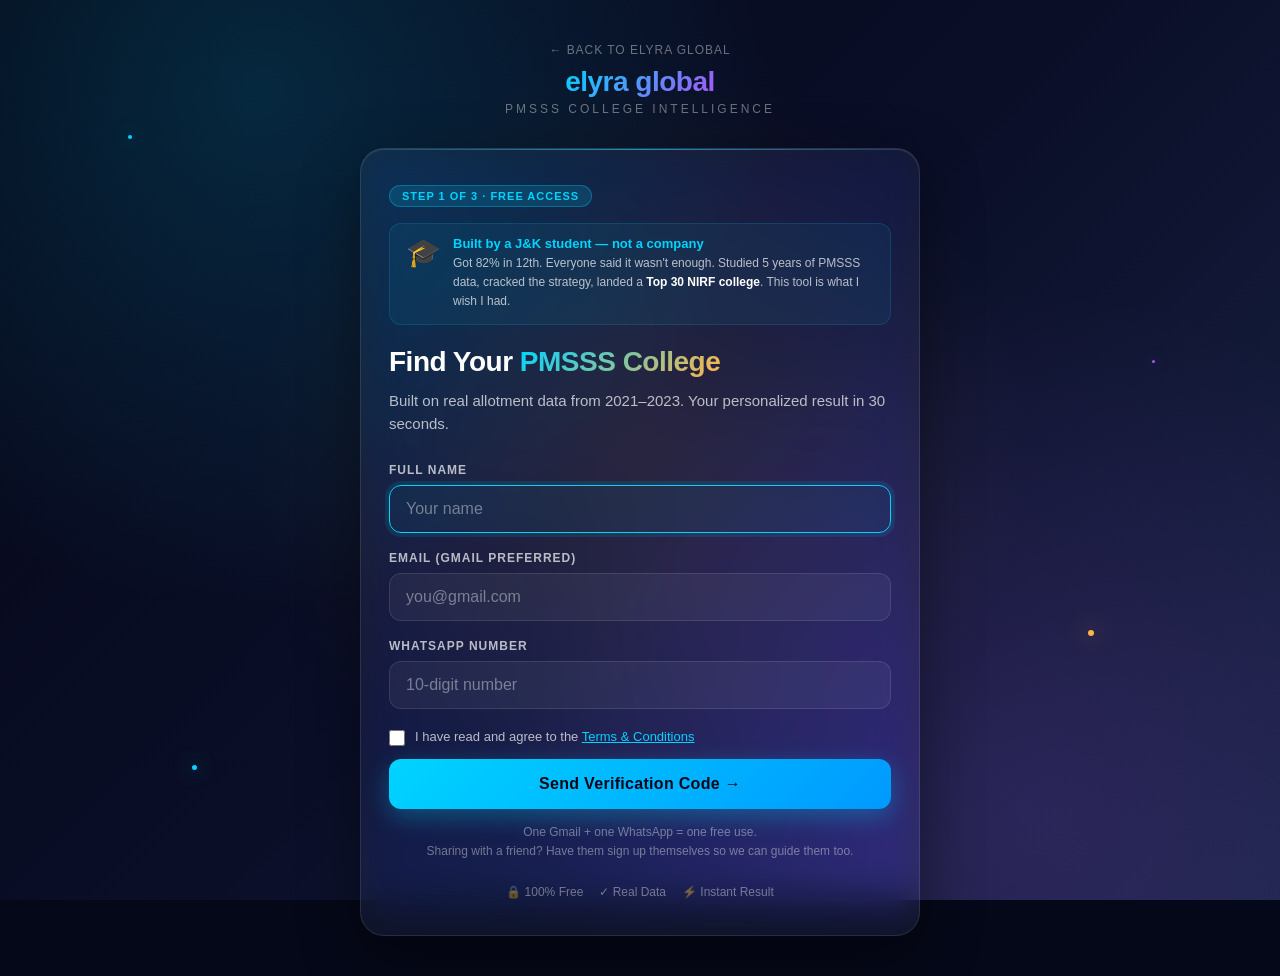
<file: predictor/index.html>
<!DOCTYPE html>
<html lang="en">
<head>
<meta charset="UTF-8">
<meta name="viewport" content="width=device-width, initial-scale=1.0, viewport-fit=cover">
<meta http-equiv="X-Content-Type-Options" content="nosniff">
<meta name="referrer" content="strict-origin-when-cross-origin">
<meta http-equiv="X-Frame-Options" content="SAMEORIGIN">
<meta name="description" content="Free PMSSS College Predictor by Elyra Global. Find colleges matching your rank based on real allotment records. Instant results for J&K students."/>
<meta property="og:title" content="Free PMSSS College Predictor — Elyra Global"/>
<meta property="og:description" content="Enter your rank and get a personalised list of colleges you can actually get — built on real PMSSS allotment data."/>
<meta property="og:type" content="website"/>
<meta name="twitter:card" content="summary"/>
<link rel="icon" type="image/png" href="../assets/brand/elyra_logo_square.png"/>
<title>Elyra Global — Free PMSSS College Predictor</title>
<style>
  * { margin: 0; padding: 0; box-sizing: border-box; -webkit-tap-highlight-color: transparent; }

  :root {
    --navy-deep: #050818;
    --navy-mid: #0a0e27;
    --navy-light: #1a2447;
    --cyan: #00d4ff;
    --cyan-glow: rgba(0, 212, 255, 0.4);
    --amber: #ffb547;
    --purple: #a855f7;
    --white: #ffffff;
    --text-dim: rgba(255, 255, 255, 0.7);
    --text-muted: rgba(255, 255, 255, 0.4);
    --glass-bg: rgba(255, 255, 255, 0.05);
    --glass-border: rgba(255, 255, 255, 0.1);
  }

  body {
    font-family: -apple-system, BlinkMacSystemFont, 'Segoe UI', Roboto, sans-serif;
    background: var(--navy-deep);
    color: var(--white);
    min-height: 100vh;
    overflow-x: hidden;
    position: relative;
  }

  /* Animated background */
  body::before {
    content: '';
    position: fixed;
    inset: 0;
    background:
      radial-gradient(circle at 20% 10%, rgba(0, 212, 255, 0.15) 0%, transparent 40%),
      radial-gradient(circle at 80% 90%, rgba(168, 85, 247, 0.15) 0%, transparent 40%),
      radial-gradient(circle at 50% 50%, rgba(255, 181, 71, 0.08) 0%, transparent 50%),
      linear-gradient(135deg, var(--navy-deep) 0%, var(--navy-mid) 50%, var(--navy-light) 100%);
    z-index: -2;
    animation: bgShift 20s ease-in-out infinite alternate;
  }
  @keyframes bgShift {
    0% { transform: scale(1) rotate(0deg); }
    100% { transform: scale(1.1) rotate(2deg); }
  }

  /* Floating particles */
  .particle {
    position: fixed;
    border-radius: 50%;
    pointer-events: none;
    z-index: -1;
  }
  .p1 { top: 15%; left: 10%; width: 4px; height: 4px; background: var(--cyan); box-shadow: 0 0 20px var(--cyan); animation: float 8s ease-in-out infinite; }
  .p2 { top: 70%; left: 85%; width: 6px; height: 6px; background: var(--amber); box-shadow: 0 0 25px var(--amber); animation: float 12s ease-in-out infinite reverse; }
  .p3 { top: 40%; left: 90%; width: 3px; height: 3px; background: var(--purple); box-shadow: 0 0 15px var(--purple); animation: float 10s ease-in-out infinite; }
  .p4 { top: 85%; left: 15%; width: 5px; height: 5px; background: var(--cyan); box-shadow: 0 0 20px var(--cyan); animation: float 14s ease-in-out infinite reverse; }
  @keyframes float {
    0%, 100% { transform: translate(0, 0); }
    50% { transform: translate(30px, -40px); }
  }

  .container {
    max-width: 600px;
    margin: 0 auto;
    padding: 40px 20px;
    min-height: 100vh;
    display: flex;
    flex-direction: column;
    justify-content: center;
  }

  /* Brand header */
  .brand {
    text-align: center;
    margin-bottom: 32px;
  }
  .brand-logo {
    display: inline-block;
    font-size: 28px;
    font-weight: 800;
    background: linear-gradient(135deg, var(--cyan) 0%, var(--purple) 100%);
    -webkit-background-clip: text;
    background-clip: text;
    -webkit-text-fill-color: transparent;
    letter-spacing: -0.5px;
  }
  .brand-tag {
    font-size: 12px;
    color: var(--text-muted);
    text-transform: uppercase;
    letter-spacing: 3px;
    margin-top: 4px;
  }

  /* Glassmorphism card */
  .glass-card {
    background: var(--glass-bg);
    backdrop-filter: blur(20px) saturate(180%);
    -webkit-backdrop-filter: blur(20px) saturate(180%);
    border: 1px solid var(--glass-border);
    border-radius: 24px;
    padding: 36px 28px;
    box-shadow:
      0 20px 60px rgba(0, 0, 0, 0.4),
      inset 0 1px 0 rgba(255, 255, 255, 0.1);
    position: relative;
    overflow: hidden;
  }
  .glass-card::before {
    content: '';
    position: absolute;
    top: 0;
    left: 0;
    right: 0;
    height: 1px;
    background: linear-gradient(90deg, transparent, var(--cyan), transparent);
    opacity: 0.6;
  }

  /* Steps */
  .step { display: none; animation: slideIn 0.5s ease; }
  .step.active { display: block; }
  @keyframes slideIn {
    from { opacity: 0; transform: translateY(20px); }
    to { opacity: 1; transform: translateY(0); }
  }

  .step-num {
    display: inline-block;
    background: rgba(0, 212, 255, 0.15);
    color: var(--cyan);
    padding: 4px 12px;
    border-radius: 100px;
    font-size: 11px;
    font-weight: 600;
    letter-spacing: 1px;
    margin-bottom: 16px;
    border: 1px solid rgba(0, 212, 255, 0.3);
  }

  h1 {
    font-size: 28px;
    font-weight: 800;
    line-height: 1.2;
    margin-bottom: 12px;
    letter-spacing: -0.5px;
  }
  h1 .highlight {
    background: linear-gradient(135deg, var(--cyan) 0%, var(--amber) 100%);
    -webkit-background-clip: text;
    background-clip: text;
    -webkit-text-fill-color: transparent;
  }
  .subtitle {
    color: var(--text-dim);
    font-size: 15px;
    line-height: 1.5;
    margin-bottom: 28px;
  }

  /* Inputs */
  .field { margin-bottom: 18px; }
  .field label {
    display: block;
    font-size: 12px;
    font-weight: 600;
    color: var(--text-dim);
    text-transform: uppercase;
    letter-spacing: 1px;
    margin-bottom: 8px;
  }
  .field input,
  .field select {
    width: 100%;
    background: rgba(255, 255, 255, 0.05);
    border: 1px solid rgba(255, 255, 255, 0.1);
    border-radius: 12px;
    padding: 14px 16px;
    color: var(--white);
    font-size: 16px;
    font-family: inherit;
    transition: all 0.2s ease;
    outline: none;
  }
  .field input::placeholder { color: var(--text-muted); }
  .field input:focus,
  .field select:focus {
    border-color: var(--cyan);
    background: rgba(0, 212, 255, 0.05);
    box-shadow: 0 0 0 4px rgba(0, 212, 255, 0.1);
  }
  .field select option { background: var(--navy-mid); color: var(--white); }

  .error { color: #ff6b6b; font-size: 13px; margin-top: 6px; display: none; }
  .error.show { display: block; }
  .inline-error {
    margin: 12px 0 0;
    padding: 12px 14px;
    background: rgba(255, 107, 107, 0.08);
    border: 1px solid rgba(255, 107, 107, 0.25);
    border-radius: 10px;
    line-height: 1.45;
    font-size: 13px;
  }

  /* Form hint under submit button */
  .form-hint {
    margin-top: 14px;
    font-size: 12px;
    color: var(--text-muted);
    line-height: 1.6;
    text-align: center;
  }

  /* OTP input boxes */
  .otp-input-group {
    display: flex;
    justify-content: space-between;
    gap: 8px;
    margin: 24px 0 6px;
  }
  .otp-box {
    flex: 1;
    aspect-ratio: 1;
    min-width: 0;
    max-width: 56px;
    text-align: center;
    font-size: 24px;
    font-weight: 700;
    background: rgba(255, 255, 255, 0.05);
    border: 1px solid rgba(255, 255, 255, 0.12);
    border-radius: 12px;
    color: var(--white);
    font-family: inherit;
    outline: none;
    transition: all 0.15s ease;
  }
  .otp-box:focus {
    border-color: var(--cyan);
    background: rgba(0, 212, 255, 0.08);
    box-shadow: 0 0 0 4px rgba(0, 212, 255, 0.12);
  }
  .otp-box.filled {
    border-color: rgba(0, 212, 255, 0.35);
    background: rgba(0, 212, 255, 0.05);
  }

  /* Resend row */
  .otp-resend {
    margin-top: 16px;
    text-align: center;
    font-size: 13px;
    color: var(--text-dim);
    line-height: 1.6;
  }
  .link-btn {
    background: none;
    border: none;
    color: var(--cyan);
    cursor: pointer;
    font-size: 13px;
    font-weight: 600;
    text-decoration: underline;
    padding: 0 4px;
    font-family: inherit;
  }
  .link-btn:disabled {
    color: var(--text-muted);
    cursor: not-allowed;
    text-decoration: none;
  }
  .cooldown { color: var(--text-muted); font-size: 12px; }

  /* Loading state for primary button */
  .btn-primary .btn-loading {
    display: inline-flex;
    align-items: center;
    justify-content: center;
  }
  .btn-primary[data-loading="true"] .btn-label { display: none; }
  .btn-primary[data-loading="true"] .btn-loading { display: inline-flex !important; }

  /* Button */
  .btn-primary {
    width: 100%;
    background: linear-gradient(135deg, var(--cyan) 0%, #0099ff 100%);
    border: none;
    border-radius: 12px;
    padding: 16px 24px;
    color: var(--navy-deep);
    font-size: 16px;
    font-weight: 700;
    cursor: pointer;
    transition: all 0.2s ease;
    margin-top: 8px;
    box-shadow: 0 8px 24px rgba(0, 212, 255, 0.3);
    letter-spacing: 0.3px;
  }
  .btn-primary:hover { transform: translateY(-2px); box-shadow: 0 12px 32px rgba(0, 212, 255, 0.5); }
  .btn-primary:active { transform: translateY(0); }
  .btn-primary:disabled { opacity: 0.5; cursor: not-allowed; transform: none; }

  .btn-secondary {
    width: 100%;
    background: transparent;
    border: 1px solid var(--glass-border);
    border-radius: 12px;
    padding: 14px 24px;
    color: var(--text-dim);
    font-size: 14px;
    font-weight: 500;
    cursor: pointer;
    margin-top: 12px;
    transition: all 0.2s ease;
  }
  .btn-secondary:hover { border-color: var(--cyan); color: var(--cyan); }

  /* Congratulations step */
  .congrats-icon {
    width: 80px;
    height: 80px;
    margin: 0 auto 20px;
    background: linear-gradient(135deg, var(--cyan), var(--amber));
    border-radius: 50%;
    display: flex;
    align-items: center;
    justify-content: center;
    font-size: 40px;
    box-shadow: 0 0 40px var(--cyan-glow);
    animation: pulse 2s ease-in-out infinite;
  }
  @keyframes pulse {
    0%, 100% { transform: scale(1); box-shadow: 0 0 40px var(--cyan-glow); }
    50% { transform: scale(1.05); box-shadow: 0 0 60px var(--cyan-glow); }
  }

  /* Results */
  .college-card {
    background: rgba(255, 255, 255, 0.03);
    border: 1px solid var(--glass-border);
    border-radius: 16px;
    padding: 20px;
    margin-bottom: 14px;
    transition: all 0.3s ease;
    position: relative;
    overflow: hidden;
  }
  .college-card::before {
    content: '';
    position: absolute;
    left: 0;
    top: 0;
    bottom: 0;
    width: 3px;
    background: var(--match-color, var(--cyan));
  }
  .college-card:hover {
    background: rgba(255, 255, 255, 0.06);
    transform: translateX(4px);
  }
  .college-tag {
    display: inline-block;
    font-size: 10px;
    font-weight: 700;
    padding: 3px 10px;
    border-radius: 100px;
    letter-spacing: 1px;
    margin-bottom: 8px;
    text-transform: uppercase;
  }
  .tag-safe { background: rgba(46, 213, 115, 0.15); color: #2ed573; border: 1px solid rgba(46, 213, 115, 0.3); }
  .tag-target { background: rgba(0, 212, 255, 0.15); color: var(--cyan); border: 1px solid rgba(0, 212, 255, 0.3); }
  .tag-reach { background: rgba(255, 181, 71, 0.15); color: var(--amber); border: 1px solid rgba(255, 181, 71, 0.3); }
  .college-name {
    font-size: 18px;
    font-weight: 700;
    margin: 4px 0 8px;
    line-height: 1.35;
    letter-spacing: -0.2px;
  }
  .college-meta {
    font-size: 13px;
    color: var(--text-dim);
    display: flex;
    gap: 14px;
    flex-wrap: wrap;
    margin-bottom: 6px;
    line-height: 1.5;
  }
  .college-meta span { display: flex; align-items: center; gap: 4px; }
  .college-detail-line {
    font-size: 13px;
    color: var(--text-dim);
    margin-top: 6px;
    line-height: 1.5;
  }
  .college-detail-line .label {
    color: var(--text-muted);
    font-size: 11px;
    text-transform: uppercase;
    letter-spacing: 1px;
    margin-right: 4px;
  }

  /* Fame badge */
  .card-header {
    display: flex;
    justify-content: space-between;
    align-items: center;
    flex-wrap: wrap;
    gap: 8px;
    margin-bottom: 4px;
  }
  .fame-badge {
    font-size: 10px;
    font-weight: 700;
    padding: 3px 10px;
    border-radius: 100px;
    letter-spacing: 1px;
  }
  .fame-1 {
    background: linear-gradient(135deg, rgba(255, 181, 71, 0.20), rgba(255, 181, 71, 0.05));
    color: var(--amber);
    border: 1px solid rgba(255, 181, 71, 0.4);
  }
  .fame-2 {
    background: rgba(168, 85, 247, 0.15);
    color: var(--purple);
    border: 1px solid rgba(168, 85, 247, 0.3);
  }
  .college-prob {
    margin-top: 10px;
    height: 6px;
    background: rgba(255, 255, 255, 0.05);
    border-radius: 100px;
    overflow: hidden;
  }
  .college-prob-fill {
    height: 100%;
    background: linear-gradient(90deg, var(--cyan), var(--amber));
    border-radius: 100px;
    transition: width 1s ease;
  }
  .prob-text {
    font-size: 12px;
    color: var(--text-muted);
    margin-top: 4px;
  }

  /* Tier section groupings */
  .tier-section { margin-bottom: 24px; }
  .tier-header {
    display: flex;
    align-items: center;
    gap: 10px;
    margin-bottom: 12px;
    padding: 10px 14px;
    border-radius: 10px;
  }
  .tier-header.t1 { background: rgba(255,215,0,0.07); border: 1px solid rgba(255,215,0,0.2); }
  .tier-header.t2 { background: rgba(0,212,255,0.06); border: 1px solid rgba(0,212,255,0.18); }
  .tier-header.t3 { background: rgba(168,85,247,0.06); border: 1px solid rgba(168,85,247,0.18); }
  .tier-icon { font-size: 18px; }
  .tier-label {
    font-size: 11px;
    font-weight: 800;
    letter-spacing: 1.5px;
    text-transform: uppercase;
  }
  .t1 .tier-label { color: #ffd700; }
  .t2 .tier-label { color: var(--cyan); }
  .t3 .tier-label { color: var(--purple); }
  .tier-sub { font-size: 11px; color: var(--text-muted); margin-left: auto; }
  .tier-empty {
    font-size: 13px;
    color: var(--text-muted);
    padding: 10px 14px;
    border: 1px dashed rgba(255,255,255,0.1);
    border-radius: 10px;
    margin-bottom: 10px;
    line-height: 1.5;
  }

  /* Mystery reveal CTA */
  .mystery-box {
    background: linear-gradient(135deg, rgba(168, 85, 247, 0.15), rgba(0, 212, 255, 0.1));
    border: 1px solid rgba(168, 85, 247, 0.3);
    border-radius: 16px;
    padding: 24px;
    margin-top: 24px;
    text-align: center;
    position: relative;
    overflow: hidden;
  }
  .mystery-box::before {
    content: '';
    position: absolute;
    inset: 0;
    background: radial-gradient(circle at center, rgba(168, 85, 247, 0.2), transparent 70%);
    animation: shimmer 4s ease-in-out infinite;
  }
  @keyframes shimmer {
    0%, 100% { opacity: 0.5; }
    50% { opacity: 1; }
  }
  .mystery-emoji { font-size: 32px; margin-bottom: 8px; position: relative; }
  .mystery-title {
    font-size: 18px;
    font-weight: 700;
    margin-bottom: 8px;
    position: relative;
    background: linear-gradient(135deg, var(--purple), var(--cyan));
    -webkit-background-clip: text;
    background-clip: text;
    -webkit-text-fill-color: transparent;
  }
  .mystery-text {
    font-size: 14px;
    color: var(--text-dim);
    line-height: 1.6;
    margin-bottom: 16px;
    position: relative;
  }
  .btn-whatsapp {
    background: linear-gradient(135deg, #25d366, #128c7e);
    border: none;
    border-radius: 12px;
    padding: 14px 24px;
    color: white;
    font-size: 15px;
    font-weight: 700;
    cursor: pointer;
    width: 100%;
    text-decoration: none;
    display: inline-block;
    transition: all 0.2s ease;
    position: relative;
    box-shadow: 0 8px 24px rgba(37, 211, 102, 0.3);
  }
  .btn-whatsapp:hover { transform: translateY(-2px); box-shadow: 0 12px 32px rgba(37, 211, 102, 0.5); }

  /* Rank Hero — prominent rank display */
  .rank-hero {
    text-align: center;
    margin: 24px 0 28px;
    padding: 32px 20px;
    background: linear-gradient(135deg, rgba(0, 212, 255, 0.10), rgba(168, 85, 247, 0.10));
    border: 1px solid rgba(0, 212, 255, 0.25);
    border-radius: 20px;
    position: relative;
    overflow: hidden;
  }
  .rank-hero::before {
    content: '';
    position: absolute;
    inset: 0;
    background: radial-gradient(circle at 50% 0%, rgba(0, 212, 255, 0.20), transparent 60%);
    pointer-events: none;
  }
  .rank-hero-label {
    font-size: 12px;
    color: var(--text-dim);
    text-transform: uppercase;
    letter-spacing: 2px;
    margin-bottom: 8px;
    position: relative;
  }
  .rank-hero-value {
    font-size: 52px;
    font-weight: 900;
    line-height: 1;
    background: linear-gradient(135deg, var(--cyan), var(--amber));
    -webkit-background-clip: text;
    background-clip: text;
    -webkit-text-fill-color: transparent;
    margin-bottom: 10px;
    letter-spacing: -2px;
    position: relative;
  }
  .rank-hero-context {
    font-size: 13px;
    color: var(--text-dim);
    position: relative;
  }
  .rank-hero-context span { color: var(--white); font-weight: 600; }

  /* Results section title */
  .results-title {
    font-size: 22px;
    font-weight: 800;
    margin: 4px 0 6px;
    line-height: 1.3;
  }
  .results-sub {
    font-size: 13px;
    color: var(--text-dim);
    margin-bottom: 20px;
    line-height: 1.5;
  }

  /* Trust badges */
  .trust {
    display: flex;
    justify-content: center;
    gap: 16px;
    margin-top: 24px;
    font-size: 12px;
    color: var(--text-muted);
  }
  .trust span { display: flex; align-items: center; gap: 4px; }

  /* Loading state */
  .loader {
    display: inline-block;
    width: 20px;
    height: 20px;
    border: 2px solid rgba(0, 212, 255, 0.3);
    border-top-color: var(--cyan);
    border-radius: 50%;
    animation: spin 0.8s linear infinite;
    margin-right: 8px;
    vertical-align: middle;
  }
  @keyframes spin { to { transform: rotate(360deg); } }

  @media (max-width: 480px) {
    h1 { font-size: 24px; }
    .glass-card { padding: 28px 20px; }
    .container { padding: 20px 16px; }
  }
</style>
</head>
<body>

<div class="particle p1"></div>
<div class="particle p2"></div>
<div class="particle p3"></div>
<div class="particle p4"></div>

<div class="container">
  <div class="brand">
    <div style="text-align:center;margin-bottom:8px;">
      <a href="../index.html" style="font-size:12px;color:rgba(255,255,255,0.4);text-decoration:none;letter-spacing:0.08em;text-transform:uppercase;transition:color 0.2s;" onmouseover="this.style.color='#00d4ff'" onmouseout="this.style.color='rgba(255,255,255,0.4)'">← Back to Elyra Global</a>
    </div>
    <div class="brand-logo">elyra global</div>
    <div class="brand-tag">PMSSS COLLEGE INTELLIGENCE</div>
  </div>

  <div class="glass-card">

    <!-- STEP 1A: REGISTRATION FORM -->
    <div class="step active" id="step-register">
      <div class="step-num">STEP 1 OF 3 · FREE ACCESS</div>

      <!-- Social proof — founder story -->
      <div style="background:rgba(0,212,255,0.06);border:1px solid rgba(0,212,255,0.15);border-radius:12px;padding:12px 16px;margin-bottom:20px;display:flex;gap:12px;align-items:flex-start;">
        <div style="font-size:28px;flex-shrink:0;">🎓</div>
        <div>
          <div style="font-size:13px;font-weight:700;color:var(--cyan);margin-bottom:3px;">Built by a J&K student — not a company</div>
          <div style="font-size:12px;color:var(--text-dim);line-height:1.6;">Got 82% in 12th. Everyone said it wasn't enough. Studied 5 years of PMSSS data, cracked the strategy, landed a <strong style="color:var(--white);">Top 30 NIRF college</strong>. This tool is what I wish I had.</div>
        </div>
      </div>

      <h1>Find Your <span class="highlight">PMSSS College</span></h1>
      <p class="subtitle">Built on real allotment data from 2021–2023. Your personalized result in 30 seconds.</p>

      <div class="field">
        <label>Full Name</label>
        <input type="text" id="reg-name" placeholder="Your name" required autocomplete="name" maxlength="80">
        <div class="error" id="err-name">Please enter your name</div>
      </div>

      <div class="field">
        <label>Email (Gmail preferred)</label>
        <input type="email" id="reg-email" placeholder="you@gmail.com" required autocomplete="email">
        <div class="error" id="err-email">Please enter a valid email</div>
      </div>

      <div class="field">
        <label>WhatsApp Number</label>
        <input type="tel" id="reg-phone" placeholder="10-digit number" maxlength="10" required autocomplete="tel">
        <div class="error" id="err-phone">Please enter a valid 10-digit number</div>
      </div>

      <div class="error inline-error" id="err-form"></div>

      <!-- TERMS & CONDITIONS -->
      <div style="margin:18px 0 4px;">
        <label style="display:flex;align-items:flex-start;gap:10px;cursor:pointer;">
          <input type="checkbox" id="chk-terms" style="margin-top:3px;width:16px;height:16px;accent-color:var(--cyan);flex-shrink:0;">
          <span style="font-size:13px;color:var(--text-dim);line-height:1.5;">
            I have read and agree to the
            <span onclick="toggleTnC(event)" style="color:var(--cyan);cursor:pointer;text-decoration:underline;">Terms & Conditions</span>
          </span>
        </label>
        <div class="error" id="err-terms" style="margin-top:6px;">Please agree to the Terms & Conditions to continue</div>

        <!-- Expandable T&C box -->
        <div id="tnc-box" style="display:none;margin-top:12px;background:rgba(255,255,255,0.04);border:1px solid rgba(255,255,255,0.1);border-radius:12px;padding:16px;font-size:12px;color:rgba(255,255,255,0.55);line-height:1.7;">
          <div style="font-weight:700;color:rgba(255,255,255,0.8);margin-bottom:8px;font-size:13px;">Terms & Conditions — Elyra Global PMSSS Predictor</div>
          <p style="margin-bottom:8px;"><strong style="color:rgba(255,255,255,0.7);">1. Data Source & Accuracy</strong><br>
          All college predictions are based solely on historical PMSSS allotment data from previous years (2021–2023). Past allotment patterns may not reflect future outcomes. Results are estimates only.</p>
          <p style="margin-bottom:8px;"><strong style="color:rgba(255,255,255,0.7);">2. No Guarantee of Admission</strong><br>
          Elyra Global does not guarantee admission to any college, institution, or programme. The tool provides data-based guidance, not a confirmed seat. Actual allotments depend on AICTE, seat availability, and other factors beyond our control.</p>
          <p style="margin-bottom:8px;"><strong style="color:rgba(255,255,255,0.7);">3. No Liability</strong><br>
          Elyra Global and its founders shall not be held responsible for any admission outcome, financial loss, or decision made based on the tool's predictions. Use this tool as one input among many — always verify with official AICTE/PMSSS sources.</p>
          <p style="margin-bottom:8px;"><strong style="color:rgba(255,255,255,0.7);">4. Official Source</strong><br>
          Always cross-check with the official PMSSS portal: <strong style="color:rgba(255,255,255,0.7);">aicte-jk-scholarship-gov.in</strong>. This tool is not affiliated with AICTE or any government body.</p>
          <p style="margin-bottom:8px;"><strong style="color:rgba(255,255,255,0.7);">5. Data Privacy</strong><br>
          Your name, email, and phone number are collected solely to provide you with personalised guidance and PMSSS updates. We do not sell or share your data with third parties.</p>
          <p><strong style="color:rgba(255,255,255,0.7);">6. One-Time Access</strong><br>
          Each Gmail and phone number is eligible for one free use of this tool. This is to ensure every student gets a fair turn.</p>
        </div>
      </div>

      <button class="btn-primary" id="btn-send-otp" onclick="sendOtp()">
        <span class="btn-label">Send Verification Code →</span>
        <span class="btn-loading" style="display: none;"><span class="loader"></span>Sending...</span>
      </button>

      <p class="form-hint">
        One Gmail + one WhatsApp = one free use.<br>
        Sharing with a friend? Have them sign up themselves so we can guide them too.
      </p>

      <div class="trust">
        <span>🔒 100% Free</span>
        <span>✓ Real Data</span>
        <span>⚡ Instant Result</span>
      </div>
    </div>

    <!-- STEP 1B: OTP VERIFICATION -->
    <div class="step" id="step-otp">
      <div class="step-num">STEP 1 OF 3 · VERIFY YOUR EMAIL</div>
      <h1>Enter the <span class="highlight">6-digit code</span></h1>
      <p class="subtitle">We sent it to <strong id="otp-email-display" style="color: var(--cyan);">your email</strong>. Code expires in 10 minutes.</p>

      <div class="otp-input-group">
        <input type="text" inputmode="numeric" maxlength="1" class="otp-box" data-i="0" aria-label="Digit 1">
        <input type="text" inputmode="numeric" maxlength="1" class="otp-box" data-i="1" aria-label="Digit 2">
        <input type="text" inputmode="numeric" maxlength="1" class="otp-box" data-i="2" aria-label="Digit 3">
        <input type="text" inputmode="numeric" maxlength="1" class="otp-box" data-i="3" aria-label="Digit 4">
        <input type="text" inputmode="numeric" maxlength="1" class="otp-box" data-i="4" aria-label="Digit 5">
        <input type="text" inputmode="numeric" maxlength="1" class="otp-box" data-i="5" aria-label="Digit 6">
      </div>

      <div class="error inline-error" id="err-otp"></div>

      <button class="btn-primary" id="btn-verify-otp" onclick="verifyOtp()">
        <span class="btn-label">Verify &amp; Continue →</span>
        <span class="btn-loading" style="display: none;"><span class="loader"></span>Verifying...</span>
      </button>

      <div class="otp-resend">
        <span id="resend-text">Didn't get the code?</span>
        <button class="link-btn" id="btn-resend" onclick="resendOtp()" disabled>Resend</button>
        <span class="cooldown" id="resend-cooldown"></span>
      </div>

      <button class="btn-secondary" onclick="backToForm()">← Use a different email</button>
    </div>

    <!-- STEP 2: CONGRATULATIONS + DETAILS -->
    <div class="step" id="step-details">
      <div style="text-align: center;">
        <div class="congrats-icon">🎉</div>
        <div class="step-num" style="background: rgba(46, 213, 115, 0.15); color: #2ed573; border-color: rgba(46, 213, 115, 0.3);">FREE ACCESS UNLOCKED</div>
      </div>
      <h1 style="text-align: center;">Congratulations,<br><span class="highlight" id="user-name">friend</span>!</h1>
      <p class="subtitle" style="text-align: center;">Now enter your details to see which colleges you can realistically get into through PMSSS.</p>

      <div class="field">
        <label>12th Percentage</label>
        <input type="number" id="det-percent" placeholder="e.g. 85.5" step="0.01" min="33" max="100" required>
        <div class="error" id="err-percent">Enter % between 33 and 100</div>
      </div>

      <div class="field">
        <label>Category</label>
        <select id="det-category" required>
          <option value="">Select your category</option>
          <option value="Open">Open / General</option>
          <option value="SC">Scheduled Caste (SC)</option>
          <option value="ST">Scheduled Tribe (ST)</option>
          <option value="SEBC">SEBC / OBC</option>
        </select>
      </div>

      <div class="field">
        <label>Gender</label>
        <select id="det-gender" required>
          <option value="">Select gender</option>
          <option value="male">Male</option>
          <option value="female">Female</option>
          <option value="other">Prefer not to say</option>
        </select>
        <div class="error" id="err-gender">Please select your gender</div>
      </div>

      <div class="field">
        <label>Course You Want to Pursue</label>
        <select id="det-stream" required onchange="onStreamChange()">
          <option value="">Select stream</option>
          <option value="Engineering">Engineering / B.Tech</option>
          <option value="Arts">Arts / B.A. / Humanities</option>
          <option value="Commerce">Commerce / B.Com / BBA</option>
          <option value="Medical">Medical / Nursing / Pharmacy</option>
        </select>
      </div>

      <div class="field" id="branch-field" style="display: none;">
        <label>Engineering Branch</label>
        <select id="det-branch">
          <option value="">Any branch</option>
          <option value="Computer Science">Computer Science / CSE / IT</option>
          <option value="Electronics & Comm">Electronics / ECE</option>
          <option value="Mechanical">Mechanical</option>
          <option value="Civil">Civil</option>
          <option value="Electrical">Electrical</option>
          <option value="Chemical">Chemical</option>
          <option value="AI & Data Science">AI / Data Science</option>
          <option value="Aerospace/Aero">Aerospace / Aeronautical</option>
          <option value="Biotech">Biotech</option>
          <option value="Architecture">Architecture</option>
        </select>
      </div>

      <button class="btn-primary" onclick="checkColleges()">Check My Colleges →</button>
    </div>

    <!-- STEP 3: RESULTS -->
    <div class="step" id="step-results">
      <div class="step-num">YOUR PERSONALIZED RESULT</div>

      <!-- HERO: Estimated rank, big and clear -->
      <div class="rank-hero">
        <div class="rank-hero-label">Your Estimated PMSSS Rank</div>
        <div class="rank-hero-value" id="stat-rank">—</div>
        <div class="rank-hero-context">
          Based on <span id="stat-percent">—</span>% · <span id="stat-category">—</span> category
        </div>
      </div>

      <h2 class="results-title">Here are your <span class="highlight">top 3 colleges</span></h2>
      <p class="results-sub">Real PMSSS allotment data. Students with your exact profile got into these. 👇</p>

      <div id="results-list"></div>

      <div class="mystery-box">
        <div class="mystery-emoji">🔓</div>
        <div class="mystery-title">Want the complete list?</div>
        <div class="mystery-text">
          These 3 are just your top matches.<br>
          The <strong style="color:var(--white);">full college list + choice-filling order + PMSSS deadline alerts</strong> — all free inside our WhatsApp group.<br><br>
          <strong style="color:var(--cyan);">300+ J&K students</strong> are already using this to get into top colleges. Don't be the one who missed it.
        </div>
        <a href="https://chat.whatsapp.com/F8h0oIXm262JFSz1PO1zsN" target="_blank" rel="noopener noreferrer" class="btn-whatsapp">
          💬 Join Now — It's Free
        </a>
      </div>

      <div style="text-align:center;margin-top:16px;">
        <div style="color:rgba(255,255,255,0.45);font-size:13px;margin-bottom:12px;">Follow for daily PMSSS tips & deadline alerts</div>
        <a href="https://www.instagram.com/elyra_global" target="_blank" rel="noopener noreferrer" style="display:inline-flex;align-items:center;gap:8px;background:linear-gradient(135deg,#833ab4,#fd1d1d,#fcb045);color:#fff;padding:10px 24px;border-radius:50px;font-weight:700;font-size:14px;text-decoration:none;">
          📸 Follow @elyra_global on Instagram
        </a>
      </div>
    </div>

    <!-- ALREADY USED SCREEN -->
    <div class="step" id="step-already-used">
      <div style="text-align:center; padding: 20px 0 10px;">
        <div style="font-size:56px; margin-bottom:16px;">🔒</div>
        <div class="step-num" style="background:rgba(168,85,247,0.15);color:#a855f7;border-color:rgba(168,85,247,0.3);">FREE ACCESS USED</div>
        <h1 style="margin:16px 0 8px;">You've already used<br>the free tool, <span class="highlight" id="already-used-name">friend</span>!</h1>
        <p class="subtitle" style="margin-bottom:28px;">
          Each student gets one free use — and you've had yours.<br>
          But the journey doesn't stop here.
        </p>
      </div>

      <div class="mystery-box" style="margin-bottom:24px;">
        <div class="mystery-emoji">🚀</div>
        <div class="mystery-title">Join the Elyra WhatsApp Community</div>
        <div class="mystery-text">
          Get PMSSS deadlines, document checklists, choice-filling strategy,<br>
          and the <strong style="color:var(--white);">full college list</strong> — all for free in the group.<br><br>
          <strong style="color:var(--cyan);">300+ J&K students</strong> already inside. Don't miss out.
        </div>
        <a href="https://chat.whatsapp.com/F8h0oIXm262JFSz1PO1zsN" target="_blank" rel="noopener noreferrer" class="btn-whatsapp">
          💬 Join WhatsApp Community — Free
        </a>
      </div>

      <div style="text-align:center;color:rgba(255,255,255,0.35);font-size:13px;">
        Need help? Reply to your verification email — we'll sort it out.
      </div>
    </div>

  </div>
</div>

<script>
// =========================
// PMSSS COLLEGE DATABASE LOADER
// Loads full 938-college database from college_db.json
// Built from real PMSSS allotment data (2021-22 + 2022-23)
// =========================
function esc(str) {
  if (str == null) return '';
  return String(str)
    .replace(/&/g, '&amp;')
    .replace(/</g, '&lt;')
    .replace(/>/g, '&gt;')
    .replace(/"/g, '&quot;')
    .replace(/'/g, '&#39;');
}

let COLLEGES = [];
let DB_READY = false;
let DB_USING_FALLBACK = false;

async function loadDatabase() {
  const DB_LOAD_RETRIES = 2;
  const DB_LOAD_TIMEOUT_MS = 12000;
  let attempt = 0;
  let lastErr = null;

  while (attempt <= DB_LOAD_RETRIES) {
    try {
      const controller = new AbortController();
      const t = setTimeout(() => controller.abort(), DB_LOAD_TIMEOUT_MS);
      const res = await fetch('college_db.json?v=' + FRONTEND_VERSION, { signal: controller.signal });
      clearTimeout(t);
      if (!res.ok) throw new Error('HTTP ' + res.status);
      const db = await res.json();
      if (!db || !Array.isArray(db.d) || db.d.length === 0) throw new Error('empty_db');

      // Cutoff field meaning: MAX rank that got admitted (realistic 'last admitted' threshold)
      COLLEGES = db.d.map(c => ({
        name: c.n,
        location: c.l || 'India',
        stream: c.st,
        fame: c.f || 4,                    // 1=elite, 2=very good, 3=good, 4=regional
        seats: c.sd || 1,
        cutoff_open: c.o || null,
        cutoff_sc:   c.c || null,
        cutoff_st:   c.t || null,
        cutoff_sebc: c.e || null,
        topper_open: c.o_min || null,
        branches: c.br || null,
        courses: c.cs || []
      }));
      DB_READY = true;
      console.log('[elyra] Loaded ' + COLLEGES.length + ' colleges from PMSSS data (v=' + (db.v || 'unknown') + ')');
      return;
    } catch (e) {
      lastErr = e;
      attempt++;
      if (attempt <= DB_LOAD_RETRIES) {
        console.warn('[elyra] DB load attempt ' + attempt + ' failed, retrying...', e.message);
        await sleep(backoffDelay(attempt));
      }
    }
  }

  console.error('[elyra] DB load failed after retries — using fallback list:', lastErr);
  COLLEGES = FALLBACK_COLLEGES.map(c => ({ ...c, fame: c.fame || 1 }));
  DB_READY = true;
  DB_USING_FALLBACK = true;
}

// Toggle branch dropdown when stream changes
function onStreamChange() {
  const stream = document.getElementById('det-stream').value;
  document.getElementById('branch-field').style.display = (stream === 'Engineering') ? 'block' : 'none';
}

// Minimal fallback in case JSON fails to load (e.g. file:// without server)
const FALLBACK_COLLEGES = [
  // ENGINEERING — TIER 1 (fame: 1)
  { name: "Jadavpur University", location: "Kolkata", stream: "Engineering", cutoff_open: 1, cutoff_sc: 50, cutoff_st: 80, cutoff_sebc: 60, seats: 11, fame: 1 },
  { name: "Delhi College of Engineering (DCE/DTU)", location: "New Delhi", stream: "Engineering", cutoff_open: 7, cutoff_sc: 100, cutoff_st: 150, cutoff_sebc: 90, seats: 25, fame: 1 },
  { name: "College of Engineering, Pune (COEP)", location: "Pune, Maharashtra", stream: "Engineering", cutoff_open: 13, cutoff_sc: 200, cutoff_st: 250, cutoff_sebc: 180, seats: 16, fame: 1 },
  { name: "PEC University of Technology", location: "Chandigarh", stream: "Engineering", cutoff_open: 14, cutoff_sc: 250, cutoff_st: 300, cutoff_sebc: 220, seats: 6, fame: 1 },
  { name: "R.V. College of Engineering", location: "Bangalore", stream: "Engineering", cutoff_open: 15, cutoff_sc: 280, cutoff_st: 330, cutoff_sebc: 250, seats: 9, fame: 1 },
  { name: "Vellore Institute of Technology (VIT)", location: "Vellore, Tamil Nadu", stream: "Engineering", cutoff_open: 18, cutoff_sc: 300, cutoff_st: 350, cutoff_sebc: 270, seats: 5, fame: 1 },
  { name: "Manipal Institute of Technology", location: "Manipal, Karnataka", stream: "Engineering", cutoff_open: 22, cutoff_sc: 350, cutoff_st: 420, cutoff_sebc: 310, seats: 8, fame: 1 },
  { name: "PSG College of Technology", location: "Coimbatore", stream: "Engineering", cutoff_open: 1343, cutoff_sc: 4500, cutoff_st: 5000, cutoff_sebc: 4300, seats: 3, fame: 1 },
  { name: "UIET Chandigarh", location: "Chandigarh", stream: "Engineering", cutoff_open: 30, cutoff_sc: 420, cutoff_st: 500, cutoff_sebc: 380, seats: 7, fame: 1 },
  { name: "Jamia Millia Islamia (Engineering)", location: "New Delhi", stream: "Engineering", cutoff_open: 35, cutoff_sc: 480, cutoff_st: 560, cutoff_sebc: 440, seats: 12, fame: 1 },

  // ENGINEERING — TIER 2 (fame: 2)
  { name: "BMS Institute of Technology", location: "Bangalore", stream: "Engineering", cutoff_open: 238, cutoff_sc: 1200, cutoff_st: 1400, cutoff_sebc: 1100, seats: 4, fame: 2 },
  { name: "KIIT Bhubaneswar", location: "Bhubaneswar, Odisha", stream: "Engineering", cutoff_open: 290, cutoff_sc: 1400, cutoff_st: 1600, cutoff_sebc: 1300, seats: 6, fame: 2 },
  { name: "Dayananda Sagar College of Engineering", location: "Bangalore", stream: "Engineering", cutoff_open: 320, cutoff_sc: 1550, cutoff_st: 1750, cutoff_sebc: 1450, seats: 5, fame: 2 },
  { name: "RNS Institute of Technology", location: "Bangalore", stream: "Engineering", cutoff_open: 644, cutoff_sc: 2800, cutoff_st: 3000, cutoff_sebc: 2700, seats: 3, fame: 2 },
  { name: "Vishwakarma Govt Engineering College", location: "Ahmedabad", stream: "Engineering", cutoff_open: 500, cutoff_sc: 2300, cutoff_st: 2600, cutoff_sebc: 2200, seats: 4, fame: 2 },

  // ENGINEERING — TIER 3 (fame: 3)
  { name: "Army Institute of Technology", location: "Pune, Maharashtra", stream: "Engineering", cutoff_open: 119, cutoff_sc: 900, cutoff_st: 1000, cutoff_sebc: 850, seats: 6, fame: 3 },
  { name: "Birla Institute of Technology (BIT Mesra)", location: "Ranchi, Jharkhand", stream: "Engineering", cutoff_open: 41, cutoff_sc: 600, cutoff_st: 700, cutoff_sebc: 580, seats: 4, fame: 3 },
  { name: "Bharatiya Vidya Bhavan's SPIET", location: "Mumbai", stream: "Engineering", cutoff_open: 317, cutoff_sc: 1500, cutoff_st: 1700, cutoff_sebc: 1400, seats: 2, fame: 3 },
  { name: "Bharati Vidyapeeth College of Engineering", location: "Pune", stream: "Engineering", cutoff_open: 4569, cutoff_sc: 9500, cutoff_st: 10000, cutoff_sebc: 9000, seats: 8, fame: 3 },
  { name: "Lovely Professional University (LPU)", location: "Jalandhar, Punjab", stream: "Engineering", cutoff_open: 2500, cutoff_sc: 6500, cutoff_st: 7000, cutoff_sebc: 6200, seats: 8, fame: 3 },
  { name: "Chandigarh University", location: "Mohali", stream: "Engineering", cutoff_open: 3200, cutoff_sc: 7500, cutoff_st: 8000, cutoff_sebc: 7200, seats: 12, fame: 3 },
  { name: "SRM Institute of Science & Technology", location: "Chennai", stream: "Engineering", cutoff_open: 3800, cutoff_sc: 8500, cutoff_st: 9000, cutoff_sebc: 8200, seats: 6, fame: 3 },
  { name: "M.S. Ramaiah Institute of Technology", location: "Bangalore", stream: "Engineering", cutoff_open: 37, cutoff_sc: 500, cutoff_st: 600, cutoff_sebc: 480, seats: 2, fame: 3 },

  // ARTS — TIER 1 (fame: 1)
  { name: "St. Stephens College", location: "North Delhi", stream: "Arts", cutoff_open: 3, cutoff_sc: 100, cutoff_st: 150, cutoff_sebc: 80, seats: 3, fame: 1 },
  { name: "Miranda House", location: "North Delhi", stream: "Arts", cutoff_open: 8, cutoff_sc: 150, cutoff_st: 200, cutoff_sebc: 130, seats: 6, fame: 1 },
  { name: "Lady Shri Ram College (LSR)", location: "South West Delhi", stream: "Arts", cutoff_open: 34, cutoff_sc: 400, cutoff_st: 500, cutoff_sebc: 350, seats: 5, fame: 1 },
  { name: "Ramjas College", location: "North Delhi", stream: "Arts", cutoff_open: 25, cutoff_sc: 300, cutoff_st: 380, cutoff_sebc: 280, seats: 13, fame: 1 },
  { name: "Hindu College", location: "North Delhi", stream: "Arts", cutoff_open: 20, cutoff_sc: 260, cutoff_st: 330, cutoff_sebc: 240, seats: 7, fame: 1 },
  { name: "Hansraj College", location: "North Delhi", stream: "Arts", cutoff_open: 78, cutoff_sc: 600, cutoff_st: 700, cutoff_sebc: 550, seats: 5, fame: 1 },
  { name: "Jamia Millia Islamia", location: "South Delhi", stream: "Arts", cutoff_open: 12, cutoff_sc: 200, cutoff_st: 250, cutoff_sebc: 180, seats: 16, fame: 1 },
  { name: "Gargi College", location: "New Delhi", stream: "Arts", cutoff_open: 107, cutoff_sc: 800, cutoff_st: 900, cutoff_sebc: 750, seats: 3, fame: 1 },
  { name: "Patna Womens College", location: "Patna, Bihar", stream: "Arts", cutoff_open: 9, cutoff_sc: 150, cutoff_st: 200, cutoff_sebc: 130, seats: 1, fame: 1 },

  // ARTS — TIER 2 (fame: 2)
  { name: "Goswami Ganesh Dutta S.D. College", location: "Chandigarh", stream: "Arts", cutoff_open: 51, cutoff_sc: 480, cutoff_st: 580, cutoff_sebc: 450, seats: 2, fame: 2 },
  { name: "Symbiosis College of Arts & Commerce", location: "Pune", stream: "Arts", cutoff_open: 120, cutoff_sc: 900, cutoff_st: 1050, cutoff_sebc: 850, seats: 4, fame: 2 },
  { name: "Maniben Nanavati Women's College", location: "Mumbai", stream: "Arts", cutoff_open: 80, cutoff_sc: 620, cutoff_st: 720, cutoff_sebc: 570, seats: 3, fame: 2 },

  // ARTS — TIER 3 (fame: 3)
  { name: "DAV College", location: "Amritsar, Punjab", stream: "Arts", cutoff_open: 60, cutoff_sc: 500, cutoff_st: 600, cutoff_sebc: 480, seats: 7, fame: 3 },
  { name: "D.A.V. College", location: "Jalandhar, Punjab", stream: "Arts", cutoff_open: 173, cutoff_sc: 1050, cutoff_st: 1250, cutoff_sebc: 1000, seats: 10, fame: 3 },
  { name: "Khalsa College", location: "Amritsar", stream: "Arts", cutoff_open: 800, cutoff_sc: 2800, cutoff_st: 3200, cutoff_sebc: 2700, seats: 6, fame: 3 },
  { name: "Punjabi University", location: "Patiala", stream: "Arts", cutoff_open: 1500, cutoff_sc: 4500, cutoff_st: 5000, cutoff_sebc: 4300, seats: 8, fame: 3 },
  { name: "Lovely Professional University", location: "Jalandhar", stream: "Arts", cutoff_open: 3500, cutoff_sc: 8000, cutoff_st: 8500, cutoff_sebc: 7800, seats: 10, fame: 3 },

  // COMMERCE — TIER 1 (fame: 1)
  { name: "Shri Ram College of Commerce (SRCC)", location: "North Delhi", stream: "Commerce", cutoff_open: 74, cutoff_sc: 560, cutoff_st: 660, cutoff_sebc: 520, seats: 2, fame: 1 },
  { name: "Hansraj College (Commerce)", location: "North Delhi", stream: "Commerce", cutoff_open: 150, cutoff_sc: 950, cutoff_st: 1100, cutoff_sebc: 900, seats: 4, fame: 1 },
  { name: "Miranda House (Commerce)", location: "North Delhi", stream: "Commerce", cutoff_open: 100, cutoff_sc: 750, cutoff_st: 870, cutoff_sebc: 700, seats: 3, fame: 1 },
  { name: "Ramjas College (Commerce)", location: "North Delhi", stream: "Commerce", cutoff_open: 130, cutoff_sc: 870, cutoff_st: 1000, cutoff_sebc: 820, seats: 5, fame: 1 },
  { name: "St. Xaviers College (Commerce)", location: "Kolkata", stream: "Commerce", cutoff_open: 220, cutoff_sc: 1200, cutoff_st: 1400, cutoff_sebc: 1150, seats: 3, fame: 1 },

  // COMMERCE — TIER 2 (fame: 2)
  { name: "Jamia Millia Islamia (Commerce)", location: "New Delhi", stream: "Commerce", cutoff_open: 200, cutoff_sc: 1100, cutoff_st: 1300, cutoff_sebc: 1050, seats: 8, fame: 2 },
  { name: "Symbiosis College of Arts & Commerce", location: "Pune", stream: "Commerce", cutoff_open: 1200, cutoff_sc: 4000, cutoff_st: 4500, cutoff_sebc: 3800, seats: 4, fame: 2 },

  // COMMERCE — TIER 3 (fame: 3)
  { name: "Christ University", location: "Bangalore", stream: "Commerce", cutoff_open: 380, cutoff_sc: 1700, cutoff_st: 1900, cutoff_sebc: 1600, seats: 6, fame: 3 },
  { name: "Khalsa College (Commerce)", location: "Amritsar", stream: "Commerce", cutoff_open: 1800, cutoff_sc: 5500, cutoff_st: 6000, cutoff_sebc: 5300, seats: 8, fame: 3 },
  { name: "Indira College of Commerce", location: "Pune", stream: "Commerce", cutoff_open: 47, cutoff_sc: 450, cutoff_st: 550, cutoff_sebc: 420, seats: 1, fame: 3 },

  // MEDICAL (fame: 2/3)
  { name: "Jamia Hamdard University", location: "New Delhi", stream: "Medical", cutoff_open: 100, cutoff_sc: 800, cutoff_st: 900, cutoff_sebc: 750, seats: 6, fame: 2 },
  { name: "Manipal College of Pharmaceutical Sciences", location: "Manipal", stream: "Medical", cutoff_open: 250, cutoff_sc: 1300, cutoff_st: 1500, cutoff_sebc: 1200, seats: 4, fame: 2 },
  { name: "B.V.D.U. College of Nursing", location: "Pune", stream: "Medical", cutoff_open: 800, cutoff_sc: 2800, cutoff_st: 3200, cutoff_sebc: 2700, seats: 5, fame: 3 },
  { name: "Government Medical College", location: "Punjab", stream: "Medical", cutoff_open: 1500, cutoff_sc: 4500, cutoff_st: 5000, cutoff_sebc: 4300, seats: 8, fame: 3 },
  { name: "MMU College of Nursing", location: "Mullana, Haryana", stream: "Medical", cutoff_open: 2200, cutoff_sc: 6000, cutoff_st: 6500, cutoff_sebc: 5800, seats: 10, fame: 3 },
  { name: "DAV College of Nursing", location: "Amritsar", stream: "Medical", cutoff_open: 3500, cutoff_sc: 8000, cutoff_st: 8500, cutoff_sebc: 7800, seats: 4, fame: 3 },
];

// =========================
// PERCENTAGE → RANK CONVERSION
// Calibrated for PMSSS (~25,000 total applicants from J&K)
// Verified anchor: 72% → ~9,000
// =========================
function percentToRank(p) {
  const anchors = [
    [100, 1],   [99, 50],   [98, 100],  [97, 200],  [96, 300],
    [95, 450],  [94, 600],  [93, 750],  [92, 950],  [91, 1200],
    [90, 1500], [88, 2200], [85, 3500], [83, 4500], [82, 5000],
    [80, 6000], [78, 7000], [75, 8000], [72, 9000], [70, 11000],
    [65, 14000],[60, 17000],[55, 20000],[50, 23000], [45, 25000]
  ];
  if (p >= 100) return 1;
  if (p < 45) return 25000;
  for (let i = 0; i < anchors.length - 1; i++) {
    const [p1, r1] = anchors[i];
    const [p2, r2] = anchors[i + 1];
    if (p <= p1 && p >= p2) {
      const t = (p1 - p) / (p1 - p2);
      const logR = Math.log(r1) + t * (Math.log(r2) - Math.log(r1));
      return Math.round(Math.exp(logR));
    }
  }
  return 25000;
}

// =========================
// FIND 3 BEST MATCHES — Smart Algorithm
//
// What "best" means here:
//   1. Brand-name colleges first (Tier 1 famous like Jadavpur, VIT, COEP, SRCC, LSR)
//   2. Realistic — user's rank must be at or near the MAX rank that got in last time
//   3. Engineering: also filter by chosen branch if specified
//   4. Show 1 SAFE (within cutoff) + 1 STRETCH (slightly above) + 1 SECOND-CHOICE
//
// "Cutoff" in this DB = MAX rank that got admitted (not the topper rank).
// If your rank <= MAX rank, history says you have a real chance.
// =========================
function getCutoff(college, category) {
  // Pick the most relevant cutoff with sensible fallbacks
  const chain = {
    "Open":  ["cutoff_open", "cutoff_sebc", "cutoff_sc", "cutoff_st"],
    "SC":    ["cutoff_sc",   "cutoff_st",   "cutoff_sebc", "cutoff_open"],
    "ST":    ["cutoff_st",   "cutoff_sc",   "cutoff_sebc", "cutoff_open"],
    "SEBC":  ["cutoff_sebc", "cutoff_open", "cutoff_sc",   "cutoff_st"]
  }[category] || ["cutoff_open"];
  for (const key of chain) if (college[key]) return college[key];
  return null;
}

function streamMatches(college, chosenStream) {
  const s = college.stream;
  if (chosenStream === "Engineering") return s === "Engineering";
  if (chosenStream === "Medical")     return s === "Medical";
  if (chosenStream === "Commerce")    return s === "Commerce";
  if (chosenStream === "Arts")        return s === "Arts" || s === "Other";
  return true;
}

// If user picked a branch, get that branch's MAX cutoff for this college
function getBranchCutoff(college, branch) {
  if (!branch || !college.branches) return null;
  if (college.branches[branch]) return college.branches[branch].mx;
  return null;
}

// Branch demand hierarchy — Computer Science hardest (index 0), Civil easiest (last)
// Keys must match the actual branch names in college_db.json
const ENG_BRANCH_HIERARCHY = ['Computer Science', 'Electronics & Comm', 'Electrical', 'Mechanical', 'Chemical', 'Civil'];

// =========================
// PRESTIGE OVERRIDE — Tier 1 colleges by name fragment
// The DB's `fame` field is unreliable; these names always rank as Tier 1
// regardless of what the DB says.
// =========================
const TIER1_FRAGMENTS = [
  // Engineering T1
  'JADAVPUR', 'DELHI COLLEGE OF ENGINEERING', 'COLLEGE OF ENGINEERING, PUNE', 'COEP',
  'PEC UNIVERSITY OF TECHNOLOGY', 'R.V. COLLEGE OF ENGINEERING', 'VELLORE INSTITUTE OF TECHNOLOGY',
  'MANIPAL INSTITUTE OF TECHNOLOGY', 'PSG COLLEGE OF TECHNOLOGY',
  'UNIVERSITY INSTITUTE OF ENGINEERING AND TECHNOLOGY',
  'JAMIA MILLIA ISLAMIA', 'INSTITUTE OF CHEMICAL TECHNOLOGY',
  'BANGALORE INSTITUTE OF TECHNOLOGY', 'UNIVERSITY VISVESVARAYA',
  // Arts T1
  'MIRANDA HOUSE', 'LADY SHRI RAM', 'ST. STEPHEN', "ST. XAVIER'S COLLEGE", 'ST. XAVIERS COLLEGE',
  'HINDU COLLEGE', 'HANSRAJ COLLEGE', 'RAMJAS COLLEGE', 'GARGI COLLEGE',
  'DAULAT RAM COLLEGE', 'INDRAPRASTHA COLLEGE', 'PATNA WOMENS COLLEGE',
  'GOSWAMI GANESH DUTTA S.D. COLLEGE',
  // Commerce T1
  'SRI RAM COLLEGE OF COMMERCE', 'KIRORI MAL COLLEGE',
  'SHAHEED BHAGAT SINGH COLLEGE', 'NARSEE MONJEE',
  // General prestige
  'IIT ', 'NIT ', 'BITS PILANI',
];

function getActualTier(college) {
  const upper = college.name.toUpperCase();
  if (TIER1_FRAGMENTS.some(f => upper.includes(f.toUpperCase()))) return 1;
  if (college.fame === 1 || college.fame === 2) return 2;
  return 3;
}

function getReachableBranches(college, rank) {
  if (!college.branches) return [];
  const reachable = [];
  for (const br of ENG_BRANCH_HIERARCHY) {
    if (college.branches[br]) {
      const cls = classify(rank, college.branches[br].mx);
      if (cls) reachable.push(br);
    }
  }
  return reachable;
}

function classify(rank, cutoff) {
  // SAFE: your rank is at or below the last admitted student's rank (you historically can get in)
  // STRETCH: your rank is 1.0–1.5x the cutoff (real possibility but not certain)
  // LONG_SHOT: 1.5–2.5x (worth applying but unlikely)
  const ratio = rank / cutoff;
  if (ratio <= 1)   return { tag: "safe",      probability: Math.round(Math.min(95, 85 - Math.max(0, ratio * 10))) };
  if (ratio <= 1.5) return { tag: "stretch",   probability: Math.round(Math.max(45, 80 - (ratio - 1) * 70)) };
  if (ratio <= 2.5) return { tag: "longshot",  probability: Math.round(Math.max(15, 40 - (ratio - 1.5) * 25)) };
  return null;
}

function findBestColleges(rank, category, stream, branch) {
  const candidates = [];

  for (const c of COLLEGES) {
    if (!streamMatches(c, stream)) continue;

    // Cutoff selection — branch-specific if available, else fall back to category-wide
    let cutoff;
    let branchExact = false;
    if (stream === "Engineering" && branch) {
      const branchCutoff = getBranchCutoff(c, branch);
      if (branchCutoff) {
        cutoff = branchCutoff;
        branchExact = true;
      } else {
        cutoff = getCutoff(c, category); // fallback: if rank qualifies overall, Mechanical is reachable
      }
      if (!cutoff) continue;
    } else {
      cutoff = getCutoff(c, category);
      if (!cutoff) continue;
    }

    const cls = classify(rank, cutoff);
    if (!cls) continue;

    // For colleges with branch data, find all branches this rank can reach
    const reachableBranches = (stream === "Engineering") ? getReachableBranches(c, rank) : [];

    candidates.push({
      ...c,
      cutoff,
      tag: cls.tag,
      probability: cls.probability,
      branch_used: (stream === "Engineering" && branch) ? branch : null,
      branch_exact: branchExact,
      reachable_branches: reachableBranches
    });
  }

  if (candidates.length === 0) return [];

  // Sorting key:
  //   primary  → fame tier (1 best, 4 worst)
  //   secondary → tag (safe before stretch before longshot)
  //   tertiary → seats (more seats = more PMSSS presence = stronger signal)
  const tagOrder = { safe: 0, stretch: 1, longshot: 2 };
  candidates.sort((a, b) => {
    if (a.fame !== b.fame) return a.fame - b.fame;
    if (tagOrder[a.tag] !== tagOrder[b.tag]) return tagOrder[a.tag] - tagOrder[b.tag];
    return (b.seats || 0) - (a.seats || 0);
  });

  // Pick top 3, but prefer some variety in tags so they get safe + stretch + longshot if possible
  const picked = [];
  const usedNames = new Set();

  // First pass: best fame, prefer one of each tag
  for (const tag of ["safe", "stretch", "longshot"]) {
    const match = candidates.find(c => c.tag === tag && !usedNames.has(c.name));
    if (match) {
      picked.push(match);
      usedNames.add(match.name);
    }
    if (picked.length >= 3) break;
  }

  // Fill remaining slots from the top of the sorted list
  for (const c of candidates) {
    if (picked.length >= 3) break;
    if (!usedNames.has(c.name)) {
      picked.push(c);
      usedNames.add(c.name);
    }
  }

  // Final ordering inside the result: safe → stretch → longshot
  picked.sort((a, b) => tagOrder[a.tag] - tagOrder[b.tag]);

  return picked.slice(0, 3);
}

// =========================
// FIND COLLEGES GROUPED BY TIER
// Returns { 1: [up to 3], 2: [up to 3], 3: [up to 3] }
// Tier mapped from fame field: 1→T1, 2→T2, 3/4→T3
// =========================
function isWomenOnly(college) {
  return /(women|female|girls|mahila|lady|ladies)/i.test(college.n || college.name || '');
}

function findCollegesByTier(rank, category, stream, branch, gender) {
  const byTier = { 1: [], 2: [], 3: [] };

  for (const c of COLLEGES) {
    if (!streamMatches(c, stream)) continue;
    if (gender === 'male' && isWomenOnly(c)) continue;

    let cutoff;
    let branchExact = false;
    if (stream === "Engineering" && branch) {
      const branchCutoff = getBranchCutoff(c, branch);
      if (branchCutoff) {
        cutoff = branchCutoff;
        branchExact = true;
      } else {
        cutoff = getCutoff(c, category);
      }
      if (!cutoff) continue;
    } else {
      cutoff = getCutoff(c, category);
      if (!cutoff) continue;
    }

    const cls = classify(rank, cutoff);
    if (!cls) continue;

    const reachableBranches = (stream === "Engineering") ? getReachableBranches(c, rank) : [];
    const tier = getActualTier(c);

    byTier[tier].push({
      ...c,
      cutoff,
      tag: cls.tag,
      probability: cls.probability,
      branch_used: (stream === "Engineering" && branch) ? branch : null,
      branch_exact: branchExact,
      reachable_branches: reachableBranches
    });
  }

  const tagOrder = { safe: 0, stretch: 1, longshot: 2 };
  for (const t of [1, 2, 3]) {
    byTier[t].sort((a, b) => {
      if (tagOrder[a.tag] !== tagOrder[b.tag]) return tagOrder[a.tag] - tagOrder[b.tag];
      return (b.seats || 0) - (a.seats || 0);
    });
    byTier[t] = byTier[t].slice(0, 1); // 1 best per tier = 3 total
  }

  return byTier;
}

// =========================
// UI FLOW
// =========================
let userData = {};

function showStep(id) {
  document.querySelectorAll('.step').forEach(s => s.classList.remove('active'));
  document.getElementById(id).classList.add('active');
  window.scrollTo({ top: 0, behavior: 'smooth' });
}

// ===================== BACKEND CONNECTOR =====================
// Resilient: retries transient failures with exponential backoff,
// detects Apps Script cold-starts (~3s on first call), and falls back to
// localStorage if completely offline.
const BACKEND_TIMEOUT_MS = 18000;       // give cold-starts room to breathe
const BACKEND_MAX_RETRIES = 2;          // up to 2 retries on 5xx / network errors
const FRONTEND_VERSION = '1.1.0';

let _backendVersion = null;             // populated on first successful response
let _firstCallDone = false;

async function callBackend(action, payload, opts) {
  opts = opts || {};
  if (!GOOGLE_SCRIPT_URL) {
    console.warn('[elyra] GOOGLE_SCRIPT_URL not set — offline dev mode.');
    return { ok: true, _offline: true };
  }

  const body = JSON.stringify(Object.assign({ action }, payload || {}));
  let attempt = 0;
  let lastErr = null;

  while (attempt <= BACKEND_MAX_RETRIES) {
    try {
      const controller = new AbortController();
      const t = setTimeout(() => controller.abort(), BACKEND_TIMEOUT_MS);
      const res = await fetch(GOOGLE_SCRIPT_URL, {
        method: 'POST',
        headers: { 'Content-Type': 'text/plain;charset=utf-8' },
        body: body,
        signal: controller.signal,
        redirect: 'follow'
      });
      clearTimeout(t);

      if (!res.ok && res.status >= 500) {
        lastErr = new Error('HTTP ' + res.status);
        attempt++;
        await sleep(backoffDelay(attempt));
        continue;
      }

      const data = await res.json();
      if (data && data.v) _backendVersion = data.v;
      _firstCallDone = true;

      // Detect frontend/backend version mismatch — warn but don't break
      if (data && data.v && data.v !== FRONTEND_VERSION) {
        console.warn('[elyra] Frontend v' + FRONTEND_VERSION + ' / backend v' + data.v + ' — consider refreshing.');
      }
      return data;
    } catch (err) {
      lastErr = err;
      // AbortError or network failure — retry
      if (attempt < BACKEND_MAX_RETRIES) {
        attempt++;
        await sleep(backoffDelay(attempt));
        continue;
      }
      break;
    }
  }

  console.error('[elyra] Backend call failed after retries:', lastErr);
  return {
    ok: false,
    error: 'network',
    message: 'Could not reach the server. Check your internet and try again.'
  };
}

function backoffDelay(attempt) {
  // 600ms, 1500ms — keeps total worst-case under 22s with timeouts
  return [0, 600, 1500][Math.min(attempt, 2)];
}
function sleep(ms) { return new Promise(r => setTimeout(r, ms)); }

// Show a friendly cold-start message after 2s if the first call is still pending
function startColdStartHint(elId) {
  const el = document.getElementById(elId);
  if (!el || _firstCallDone) return null;
  const hint = setTimeout(() => {
    if (!_firstCallDone) showInlineError(elId, 'Sending you the code...');
  }, 2000);
  return hint;
}
function clearColdStartHint(handle, elId) {
  if (handle) clearTimeout(handle);
  clearInlineError(elId);
}

function setBtnLoading(btnId, loading) {
  const btn = document.getElementById(btnId);
  if (!btn) return;
  btn.dataset.loading = loading ? 'true' : 'false';
  btn.disabled = !!loading;
}

function showInlineError(elId, message) {
  const el = document.getElementById(elId);
  el.textContent = message;
  el.classList.add('show');
}
function clearInlineError(elId) {
  const el = document.getElementById(elId);
  el.textContent = '';
  el.classList.remove('show');
}

// ===================== STEP 1A: SEND OTP =====================
function toggleTnC(e) {
  e.stopPropagation();
  const box = document.getElementById('tnc-box');
  box.style.display = box.style.display === 'none' ? 'block' : 'none';
}

async function sendOtp() {
  const name = document.getElementById('reg-name').value.trim();
  const email = document.getElementById('reg-email').value.trim();
  const phone = document.getElementById('reg-phone').value.trim();
  const terms = document.getElementById('chk-terms').checked;

  document.querySelectorAll('.error').forEach(e => e.classList.remove('show'));
  clearInlineError('err-form');

  let valid = true;
  if (name.length < 2) { document.getElementById('err-name').classList.add('show'); valid = false; }
  if (!email.match(/^[\w.+-]+@[\w-]+\.[\w.-]+$/)) { document.getElementById('err-email').classList.add('show'); valid = false; }
  if (!phone.match(/^[6-9]\d{9}$/)) { document.getElementById('err-phone').classList.add('show'); valid = false; }
  if (!terms) { document.getElementById('err-terms').classList.add('show'); valid = false; }
  if (!valid) return;

  setBtnLoading('btn-send-otp', true);
  const coldHint = startColdStartHint('err-form');
  const res = await callBackend('send_otp', { name, email, phone });
  clearColdStartHint(coldHint, 'err-form');
  setBtnLoading('btn-send-otp', false);

  if (res._offline) {
    // Offline dev mode — skip OTP and pretend it's verified (still gets saved to localStorage)
    userData = { name, email, phone, timestamp: new Date().toISOString(), verified: false };
    document.getElementById('user-name').textContent = name.split(' ')[0];
    saveLead(userData);
    showStep('step-details');
    return;
  }

  if (!res.ok) {
    // Already used — show warm locked screen instead of cold error
    if (res.error === 'already_used') {
      const enteredName = document.getElementById('reg-name').value.trim();
      const firstName = enteredName.split(' ')[0] || 'friend';
      document.getElementById('already-used-name').textContent = firstName;
      showStep('step-already-used');
      return;
    }
    const msg = res.message || 'Could not send code. Please try again.';
    showInlineError('err-form', msg);
    if (res.error === 'invalid_email') document.getElementById('reg-email').focus();
    else if (res.error === 'invalid_phone') document.getElementById('reg-phone').focus();
    return;
  }

  userData = { name, email, phone, timestamp: new Date().toISOString(), verified: false };
  saveLead(userData); // localStorage backup
  document.getElementById('otp-email-display').textContent = email;
  startResendCooldown(res.cooldown || 60);
  showStep('step-otp');
  setTimeout(() => document.querySelector('.otp-box').focus(), 250);
}

function backToForm() {
  clearOtpInputs();
  clearInlineError('err-otp');
  showStep('step-register');
}

// ===================== STEP 1B: VERIFY OTP =====================
function readOtp() {
  return Array.from(document.querySelectorAll('.otp-box')).map(b => b.value).join('');
}
function clearOtpInputs() {
  document.querySelectorAll('.otp-box').forEach(b => { b.value = ''; b.classList.remove('filled'); });
}

async function verifyOtp() {
  if (_verifying) return;          // guard against double-trigger from auto-verify
  const otp = readOtp();
  clearInlineError('err-otp');
  if (!/^\d{6}$/.test(otp)) {
    showInlineError('err-otp', 'Please enter all 6 digits.');
    return;
  }

  _verifying = true;
  setBtnLoading('btn-verify-otp', true);
  const res = await callBackend('verify_otp', { email: userData.email, otp });
  setBtnLoading('btn-verify-otp', false);
  _verifying = false;

  if (!res.ok) {
    showInlineError('err-otp', res.message || 'Verification failed.');
    // Unlock resend if the OTP record is gone (expired / blocked / never sent)
    if (res.error === 'expired' || res.error === 'blocked' || res.error === 'no_otp') {
      stopResendCooldown();
      document.getElementById('btn-resend').disabled = false;
    }
    // For wrong OTP, clear inputs and refocus first box
    if (res.error === 'wrong_otp') {
      clearOtpInputs();
      document.querySelector('.otp-box').focus();
    }
    return;
  }

  userData.verified = true;
  document.getElementById('user-name').textContent = userData.name.split(' ')[0];
  saveLead(userData);
  stopResendCooldown();
  // Lock this device — one-time access per browser
  try {
    localStorage.setItem('elyra_access', JSON.stringify({ email: userData.email, name: userData.name, grantedAt: new Date().toISOString() }));
  } catch(e) {}
  showStep('step-details');
}

let _verifying = false;

// ===================== RESEND COOLDOWN =====================
let resendTimer = null;
function startResendCooldown(seconds) {
  const btn = document.getElementById('btn-resend');
  const span = document.getElementById('resend-cooldown');
  btn.disabled = true;
  let remaining = seconds;
  span.textContent = ' (' + remaining + 's)';
  stopResendCooldown();
  resendTimer = setInterval(() => {
    remaining--;
    if (remaining <= 0) {
      stopResendCooldown();
      btn.disabled = false;
      span.textContent = '';
    } else {
      span.textContent = ' (' + remaining + 's)';
    }
  }, 1000);
}
function stopResendCooldown() {
  if (resendTimer) { clearInterval(resendTimer); resendTimer = null; }
}

async function resendOtp() {
  clearInlineError('err-otp');
  setBtnLoading('btn-resend', true);
  document.getElementById('btn-resend').disabled = true;
  const res = await callBackend('send_otp', { name: userData.name, email: userData.email, phone: userData.phone });
  setBtnLoading('btn-resend', false);
  if (!res.ok) {
    showInlineError('err-otp', res.message || 'Could not resend code.');
    document.getElementById('btn-resend').disabled = false;
    return;
  }
  startResendCooldown(res.cooldown || 60);
}

// ===================== OTP BOX UX (auto-advance + paste) =====================
function setupOtpBoxes() {
  const boxes = document.querySelectorAll('.otp-box');
  boxes.forEach((box, idx) => {
    box.addEventListener('input', (e) => {
      const v = e.target.value.replace(/\D/g, '');
      e.target.value = v.slice(0, 1);
      e.target.classList.toggle('filled', !!e.target.value);
      if (v.length >= 1 && idx < boxes.length - 1) boxes[idx + 1].focus();
      // Auto-verify when all 6 filled
      if (idx === boxes.length - 1 && readOtp().length === 6) {
        verifyOtp();
      }
    });
    box.addEventListener('keydown', (e) => {
      if (e.key === 'Backspace' && !e.target.value && idx > 0) {
        boxes[idx - 1].focus();
      } else if (e.key === 'Enter') {
        verifyOtp();
      }
    });
    box.addEventListener('paste', (e) => {
      e.preventDefault();
      const text = (e.clipboardData || window.clipboardData).getData('text');
      const digits = text.replace(/\D/g, '').slice(0, 6);
      boxes.forEach((b, i) => {
        b.value = digits[i] || '';
        b.classList.toggle('filled', !!b.value);
      });
      if (digits.length === 6) verifyOtp();
      else if (digits.length > 0) boxes[Math.min(digits.length, 5)].focus();
    });
  });
}

function checkColleges() {
  const percent = parseFloat(document.getElementById('det-percent').value);
  const category = document.getElementById('det-category').value;
  const gender = document.getElementById('det-gender').value;
  const stream = document.getElementById('det-stream').value;
  const branch = document.getElementById('det-branch') ? document.getElementById('det-branch').value : '';

  document.querySelectorAll('.error').forEach(e => e.classList.remove('show'));

  if (!percent || percent < 33 || percent > 100) {
    document.getElementById('err-percent').classList.add('show');
    return;
  }
  if (!category) { alert('Please select your category'); return; }
  if (!gender) { document.getElementById('err-gender').classList.add('show'); return; }
  if (!stream) { alert('Please select your course'); return; }
  if (!DB_READY) { alert('Database still loading, give it a second...'); return; }

  const rank = percentToRank(percent);
  const tiered = findCollegesByTier(rank, category, stream, branch, gender);
  const allMatches = [...tiered[1], ...tiered[2], ...tiered[3]];

  userData.percent = percent;
  userData.category = category;
  userData.gender = gender;
  userData.stream = stream;
  userData.branch = branch;
  userData.estimatedRank = rank;
  saveLead(userData);

  // Push results to Sheet (updates the row created at OTP verification)
  if (userData.verified) {
    callBackend('update_results', {
      email: userData.email,
      percent,
      category,
      stream,
      branch: branch || '',
      estRank: rank,
      topMatch: allMatches[0] ? allMatches[0].name : ''
    });
  }

  // Populate stats
  document.getElementById('stat-percent').textContent = percent + '%';
  document.getElementById('stat-rank').textContent = '~' + rank.toLocaleString();
  document.getElementById('stat-category').textContent = category;

  // Render tiered college results
  const list = document.getElementById('results-list');
  list.innerHTML = '';

  // Show fallback warning if full database didn't load
  if (DB_USING_FALLBACK) {
    list.innerHTML = `
      <div style="background:rgba(255,181,71,0.08);border:1px solid rgba(255,181,71,0.25);border-radius:12px;padding:12px 16px;margin-bottom:16px;font-size:13px;color:rgba(255,181,71,0.9);display:flex;gap:10px;align-items:flex-start;">
        <span style="font-size:16px;flex-shrink:0;">⚠️</span>
        <span>Showing limited results — full database could not load. Join our WhatsApp group for a complete college list personalised to your profile.</span>
      </div>`;
  }

  // Complete no-match fallback (stream-wide, ignore branch)
  if (allMatches.length === 0) {
    const streamFallback = findCollegesByTier(rank, category, stream, null, gender);
    const streamAll = [...streamFallback[1], ...streamFallback[2], ...streamFallback[3]];
    const branchName = branch || 'this stream';
    if (streamAll.length > 0) {
      list.insertAdjacentHTML('beforeend', `
        <div class="college-card" style="padding:20px 18px;margin-bottom:16px;">
          <div style="font-size:28px;margin-bottom:10px;">⚠️</div>
          <div class="college-name" style="margin-bottom:6px;color:var(--amber);">${esc(branchName)} — Low Chances at Your Rank</div>
          <div style="color:var(--text-dim);font-size:14px;line-height:1.6;">
            Based on PMSSS historical data, <strong style="color:var(--white);">${esc(branchName)}</strong> at top colleges requires a stronger rank.<br><br>
            <strong style="color:var(--cyan);">But good news —</strong> you DO qualify for other ${stream} colleges. Join our WhatsApp for personalised branch advice.
          </div>
        </div>`);
      tiered[1] = streamFallback[1];
      tiered[2] = streamFallback[2];
      tiered[3] = streamFallback[3];
    } else {
      list.innerHTML += `
        <div class="college-card" style="text-align:center;padding:28px 20px;">
          <div style="font-size:36px;margin-bottom:12px;">📋</div>
          <div class="college-name" style="margin-bottom:8px;">No direct matches found</div>
          <div style="color:var(--text-dim);font-size:14px;line-height:1.6;">
            Your current percentage may need improvement for PMSSS colleges in this stream.<br><br>
            <strong style="color:var(--cyan);">Don't give up.</strong> Join our WhatsApp — our team has helped students with similar profiles find the right path.
          </div>
        </div>`;
      showStep('step-results');
      return;
    }
  }

  // Flatten tiers into best 3 (T1 first, then T2, then T3)
  const best3 = [...tiered[1], ...tiered[2], ...tiered[3]].slice(0, 3);

  const matchLabels = [
    { icon: '🎯', text: 'YOUR BEST MATCH' },
    { icon: '⭐', text: 'STRONG OPTION' },
    { icon: '✅', text: 'SOLID PICK' }
  ];

  best3.forEach((c, i) => {
    const tagInfo = {
      safe:     { cls: 'tag-safe',   color: '#2ed573' },
      stretch:  { cls: 'tag-target', color: 'var(--cyan)' },
      longshot: { cls: 'tag-reach',  color: 'var(--amber)' }
    }[c.tag];

    let coursesHTML = '';
    if (c.branch_used) {
      const label = c.branch_exact ? esc(c.branch_used) : `${esc(c.branch_used)} (general)`;
      coursesHTML = `<div class="college-detail-line"><span class="label">Branch:</span> ${label}</div>`;
    } else if (c.courses && c.courses.length) {
      coursesHTML = `<div class="college-detail-line"><span class="label">Courses:</span> ${c.courses.slice(0, 3).map(esc).join(' · ')}</div>`;
    }

    let branchBadgesHTML = '';
    if (c.reachable_branches && c.reachable_branches.length > 1) {
      const badges = c.reachable_branches.map(br =>
        `<span style="background:rgba(0,212,255,0.12);border:1px solid rgba(0,212,255,0.3);color:#00d4ff;padding:2px 8px;border-radius:20px;font-size:11px;font-weight:600;">${esc(br)}</span>`
      ).join(' ');
      branchBadgesHTML = `<div style="margin-top:8px;display:flex;flex-wrap:wrap;gap:4px;"><span style="font-size:11px;color:rgba(255,255,255,0.5);margin-right:2px;">Also reachable:</span>${badges}</div>`;
    }

    const matchLabel = matchLabels[i] || matchLabels[2];

    const card = document.createElement('div');
    card.className = 'college-card';
    card.style.setProperty('--match-color', tagInfo.color);
    card.innerHTML = `
      <div style="display:flex;justify-content:space-between;align-items:center;margin-bottom:10px;">
        <span style="font-size:13px;font-weight:800;letter-spacing:1px;color:${tagInfo.color};">${matchLabel.icon} ${matchLabel.text}</span>
        <span style="font-size:11px;color:rgba(255,255,255,0.35);">PMSSS Listed</span>
      </div>
      <div class="college-name" style="font-size:20px;margin-bottom:4px;">${esc(c.name)}</div>
      <div style="font-size:13px;color:var(--text-dim);margin-bottom:10px;">📍 ${esc(c.location) || 'India'}</div>
      ${coursesHTML}
      ${branchBadgesHTML}
      <div style="margin-top:14px;">
        <div style="display:flex;justify-content:space-between;font-size:12px;color:var(--text-muted);margin-bottom:5px;">
          <span>Match strength</span>
          <span style="color:${tagInfo.color};font-weight:700;">${c.probability}%</span>
        </div>
        <div class="college-prob"><div class="college-prob-fill" style="width:0%"></div></div>
      </div>
      <div style="margin-top:12px;padding:10px 12px;background:rgba(255,255,255,0.04);border-radius:8px;font-size:12px;color:var(--text-dim);line-height:1.5;">
        💡 Students with your profile have made it here via PMSSS. <strong style="color:var(--cyan);">Join our WhatsApp</strong> for the full strategy.
      </div>
    `;
    setTimeout(() => {
      card.querySelector('.college-prob-fill').style.width = c.probability + '%';
    }, 200 + i * 150);
    list.appendChild(card);
  });

  showStep('step-results');
}

function resetTool() {
  document.getElementById('det-percent').value = '';
  document.getElementById('det-category').value = '';
  document.getElementById('det-gender').value = '';
  document.getElementById('det-stream').value = '';
  showStep('step-details');
}

// =========================
// LEAD CAPTURE
// Currently saves to localStorage. Replace SCRIPT_URL with your Google Apps Script
// web app URL to push leads to Sheets.
// =========================
const GOOGLE_SCRIPT_URL = 'https://script.google.com/macros/s/AKfycbwiigsgvx-b2OW2wVjdKJlIvvyMVKQQ7Yv1JPgB8Gygy8yE17yPUifARu1f3fbqNuJanQ/exec';

// saveLead is now a pure localStorage backup. The Sheet is written
// via callBackend('verify_otp') and callBackend('update_results').
// We keep localStorage so a user who closed the tab mid-flow doesn't
// lose state, and so admin can recover leads if the backend was down.
function saveLead(data) {
  try {
    const key = 'elyra_leads_v2';
    const leads = JSON.parse(localStorage.getItem(key) || '[]');
    // Dedupe by email — keep latest entry
    const filtered = leads.filter(l => l.email !== data.email);
    filtered.push(Object.assign({ savedAt: new Date().toISOString() }, data));
    // Cap at 50 entries (this is one device, not the DB)
    while (filtered.length > 50) filtered.shift();
    localStorage.setItem(key, JSON.stringify(filtered));
  } catch (e) {
    console.warn('[elyra] localStorage save failed (private mode?):', e);
  }
}

// Load database + setup OTP boxes + focus first field on page load
window.addEventListener('load', () => {
  loadDatabase();
  setupOtpBoxes();

  // One-time access check — verify with backend before locking screen
  // If admin deleted the row from Sheet, backend returns exists:false → clear localStorage → fresh access
  (async () => {
    try {
      const access = localStorage.getItem('elyra_access');
      if (access) {
        const rec = JSON.parse(access);
        // Ping backend to confirm row still exists
        const check = await callBackend('check_access', { email: rec.email });
        if (check && check.ok && check.exists === false) {
          // Admin deleted the row — grant fresh access
          localStorage.removeItem('elyra_access');
        } else {
          // Row exists (or backend unreachable — default to locked to prevent abuse)
          const firstName = (rec.name || 'friend').split(' ')[0];
          document.getElementById('already-used-name').textContent = firstName;
          showStep('step-already-used');
          return;
        }
      }
    } catch(e) {}
    document.getElementById('reg-name').focus();
  })();
});

// Allow Enter on phone field to submit Step 1a
document.getElementById('reg-phone').addEventListener('keydown', e => {
  if (e.key === 'Enter') sendOtp();
});

// Only allow digits in phone
document.getElementById('reg-phone').addEventListener('input', e => {
  e.target.value = e.target.value.replace(/\D/g, '');
});

// Live validation — clear inline errors as user types valid input
function bindLiveValidation(inputId, errorId, validator) {
  const input = document.getElementById(inputId);
  const err = document.getElementById(errorId);
  if (!input || !err) return;
  input.addEventListener('input', () => {
    if (validator(input.value.trim()) && err.classList.contains('show')) {
      err.classList.remove('show');
      clearInlineError('err-form');
    }
  });
}
bindLiveValidation('reg-name',  'err-name',  v => v.length >= 2);
bindLiveValidation('reg-email', 'err-email', v => /^[\w.+-]+@[\w-]+\.[\w.-]+$/.test(v));
bindLiveValidation('reg-phone', 'err-phone', v => /^[6-9]\d{9}$/.test(v));
</script>

</body>
</html>
</file>
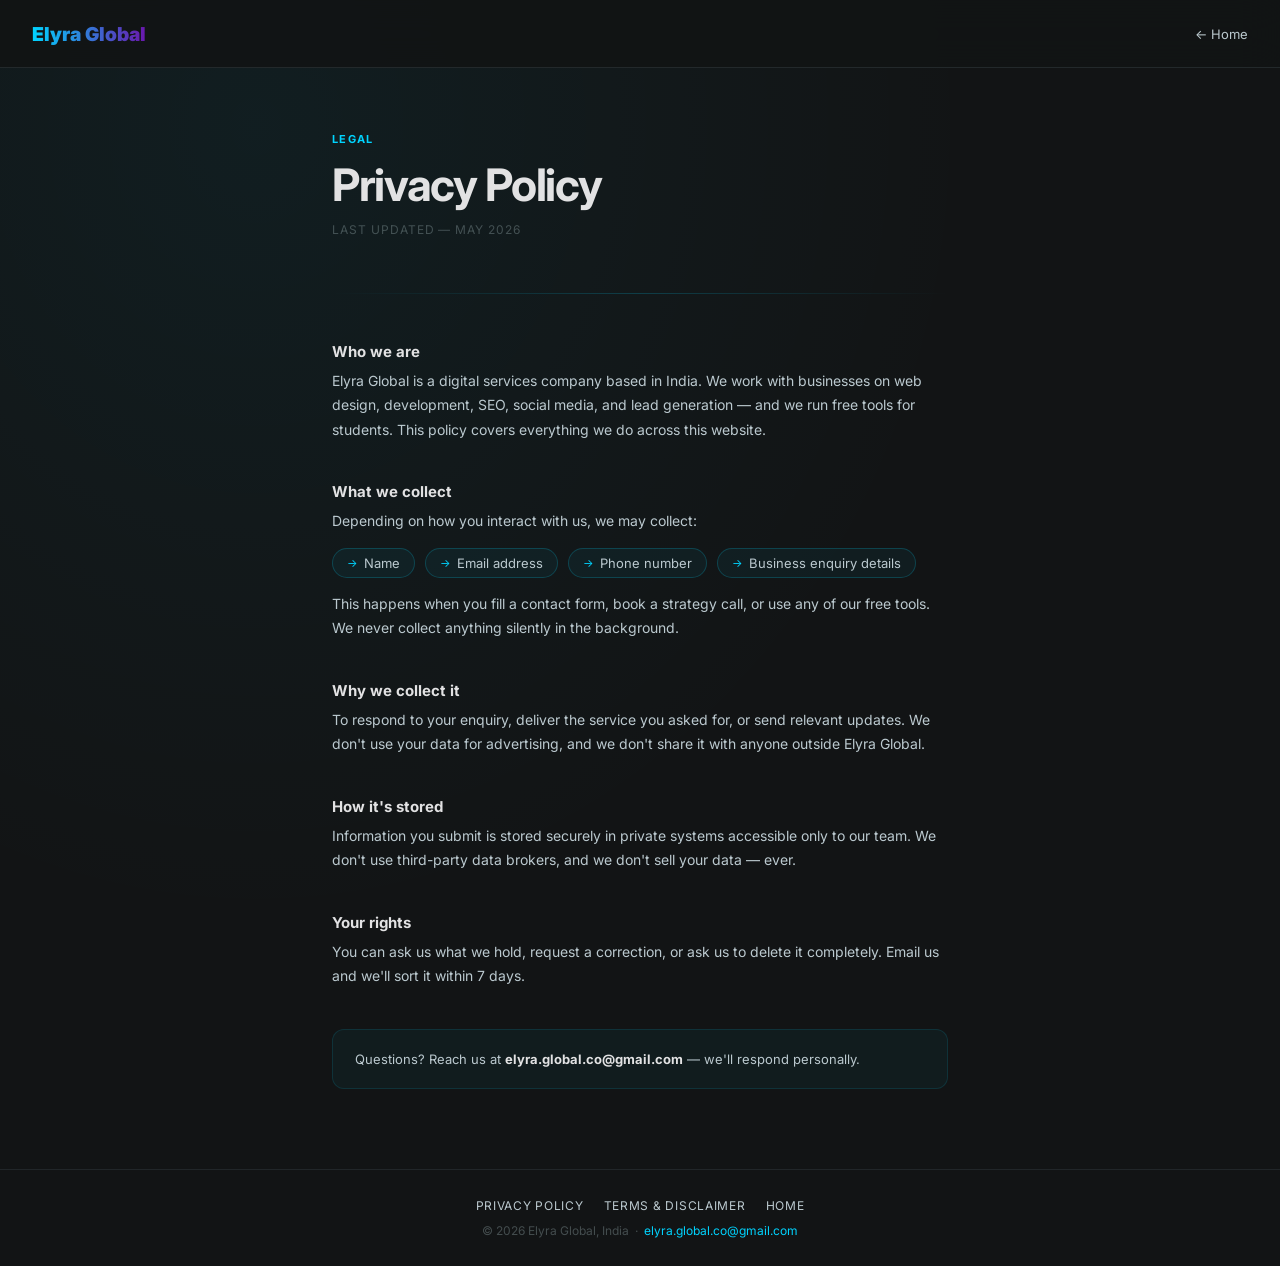
<file: privacy-policy.html>
<!DOCTYPE html>
<html lang="en">
<head>
<meta charset="utf-8"/>
<meta content="width=device-width, initial-scale=1.0, viewport-fit=cover" name="viewport"/>
<meta http-equiv="X-Content-Type-Options" content="nosniff">
<meta name="referrer" content="strict-origin-when-cross-origin">
<meta name="description" content="Elyra Global's Privacy Policy — what data we collect, how we use it, and your rights."/>
<link rel="icon" type="image/png" href="assets/brand/elyra_logo_square.png"/>
<title>Privacy Policy — Elyra Global</title>
<link rel="preconnect" href="https://fonts.googleapis.com"/>
<link rel="preconnect" href="https://fonts.gstatic.com" crossorigin/>
<link href="https://fonts.googleapis.com/css2?family=Inter:wght@300;400;500;600;700;900&display=swap" rel="stylesheet"/>
<style>
  *, *::before, *::after { box-sizing: border-box; margin: 0; padding: 0; }
  html { background: #121415; color: #e2e2e3; font-family: 'Inter', sans-serif; scroll-behavior: smooth; }
  body {
    min-height: 100vh;
    background: radial-gradient(ellipse at 20% 10%, rgba(0,212,255,0.05) 0%, transparent 50%), #121415;
  }
  nav {
    position: sticky; top: 0; z-index: 50;
    background: rgba(18,20,21,0.9); backdrop-filter: blur(20px);
    border-bottom: 1px solid rgba(60,73,78,0.4);
    padding: 0 2rem; height: 68px;
    display: flex; align-items: center; justify-content: space-between;
  }
  .nav-brand {
    font-size: 1.2rem; font-weight: 900;
    background: linear-gradient(to right, #00d4ff, #6a17ad);
    -webkit-background-clip: text; -webkit-text-fill-color: transparent; background-clip: text;
    text-decoration: none;
  }
  .nav-back { font-size: 13px; color: #bbc9cf; text-decoration: none; transition: color 0.2s; }
  .nav-back:hover { color: #00d4ff; }

  .page { max-width: 680px; margin: 0 auto; padding: 64px 2rem 80px; }

  .label { font-size: 11px; font-weight: 700; letter-spacing: 0.12em; color: #00d4ff; text-transform: uppercase; margin-bottom: 14px; }
  h1 { font-size: clamp(2rem, 5vw, 2.8rem); font-weight: 700; letter-spacing: -0.03em; line-height: 1.15; margin-bottom: 10px; }
  .meta { font-size: 12px; color: #85979870; text-transform: uppercase; letter-spacing: 0.08em; margin-bottom: 56px; }
  .divider { height: 1px; background: linear-gradient(to right, transparent, rgba(0,212,255,0.2), transparent); margin-bottom: 48px; }

  .section { margin-bottom: 40px; }
  .section h2 { font-size: 15px; font-weight: 700; color: #e2e2e3; margin-bottom: 8px; }
  .section p { font-size: 14px; color: #bbc9cf; line-height: 1.75; }

  .pills { display: flex; flex-wrap: wrap; gap: 10px; margin-top: 14px; }
  .pill {
    display: inline-flex; align-items: center; gap: 6px;
    padding: 6px 14px; border-radius: 999px;
    border: 1px solid rgba(0,212,255,0.2);
    background: rgba(0,212,255,0.05);
    font-size: 13px; color: #bbc9cf;
  }
  .pill::before { content: '→'; color: #00d4ff; font-size: 11px; }

  .note {
    background: rgba(0,212,255,0.04);
    border: 1px solid rgba(0,212,255,0.12);
    border-radius: 12px;
    padding: 18px 22px;
    font-size: 13px; color: #bbc9cf; line-height: 1.7;
    margin-top: 40px;
  }
  .note strong { color: #e2e2e3; }

  footer {
    border-top: 1px solid rgba(60,73,78,0.35);
    padding: 28px 2rem; text-align: center;
    display: flex; flex-direction: column; align-items: center; gap: 10px;
  }
  .footer-links { display: flex; gap: 20px; flex-wrap: wrap; justify-content: center; }
  .footer-links a { font-size: 12px; color: #bbc9cf; text-decoration: none; text-transform: uppercase; letter-spacing: 0.06em; }
  .footer-links a:hover { color: #00d4ff; }
  footer p { font-size: 12px; color: #85979870; }
  footer a { color: #00d4ff; text-decoration: none; }
</style>
</head>
<body>

<nav>
  <a href="index.html" class="nav-brand">Elyra Global</a>
  <a href="index.html" class="nav-back">← Home</a>
</nav>

<div class="page">
  <div class="label">Legal</div>
  <h1>Privacy Policy</h1>
  <p class="meta">Last updated — May 2026</p>

  <div class="divider"></div>

  <div class="section">
    <h2>Who we are</h2>
    <p>Elyra Global is a digital services company based in India. We work with businesses on web design, development, SEO, social media, and lead generation — and we run free tools for students. This policy covers everything we do across this website.</p>
  </div>

  <div class="section">
    <h2>What we collect</h2>
    <p>Depending on how you interact with us, we may collect:</p>
    <div class="pills">
      <span class="pill">Name</span>
      <span class="pill">Email address</span>
      <span class="pill">Phone number</span>
      <span class="pill">Business enquiry details</span>
    </div>
    <p style="margin-top: 14px;">This happens when you fill a contact form, book a strategy call, or use any of our free tools. We never collect anything silently in the background.</p>
  </div>

  <div class="section">
    <h2>Why we collect it</h2>
    <p>To respond to your enquiry, deliver the service you asked for, or send relevant updates. We don't use your data for advertising, and we don't share it with anyone outside Elyra Global.</p>
  </div>

  <div class="section">
    <h2>How it's stored</h2>
    <p>Information you submit is stored securely in private systems accessible only to our team. We don't use third-party data brokers, and we don't sell your data — ever.</p>
  </div>

  <div class="section">
    <h2>Your rights</h2>
    <p>You can ask us what we hold, request a correction, or ask us to delete it completely. Email us and we'll sort it within 7 days.</p>
  </div>

  <div class="note">
    Questions? Reach us at <strong>elyra.global.co@gmail.com</strong> — we'll respond personally.
  </div>
</div>

<footer>
  <div class="footer-links">
    <a href="privacy-policy.html">Privacy Policy</a>
    <a href="terms.html">Terms & Disclaimer</a>
    <a href="index.html">Home</a>
  </div>
  <p>© <script>document.write(new Date().getFullYear())</script> Elyra Global, India &nbsp;·&nbsp; <a href="mailto:elyra.global.co@gmail.com">elyra.global.co@gmail.com</a></p>
</footer>

</body>
</html>
</file>
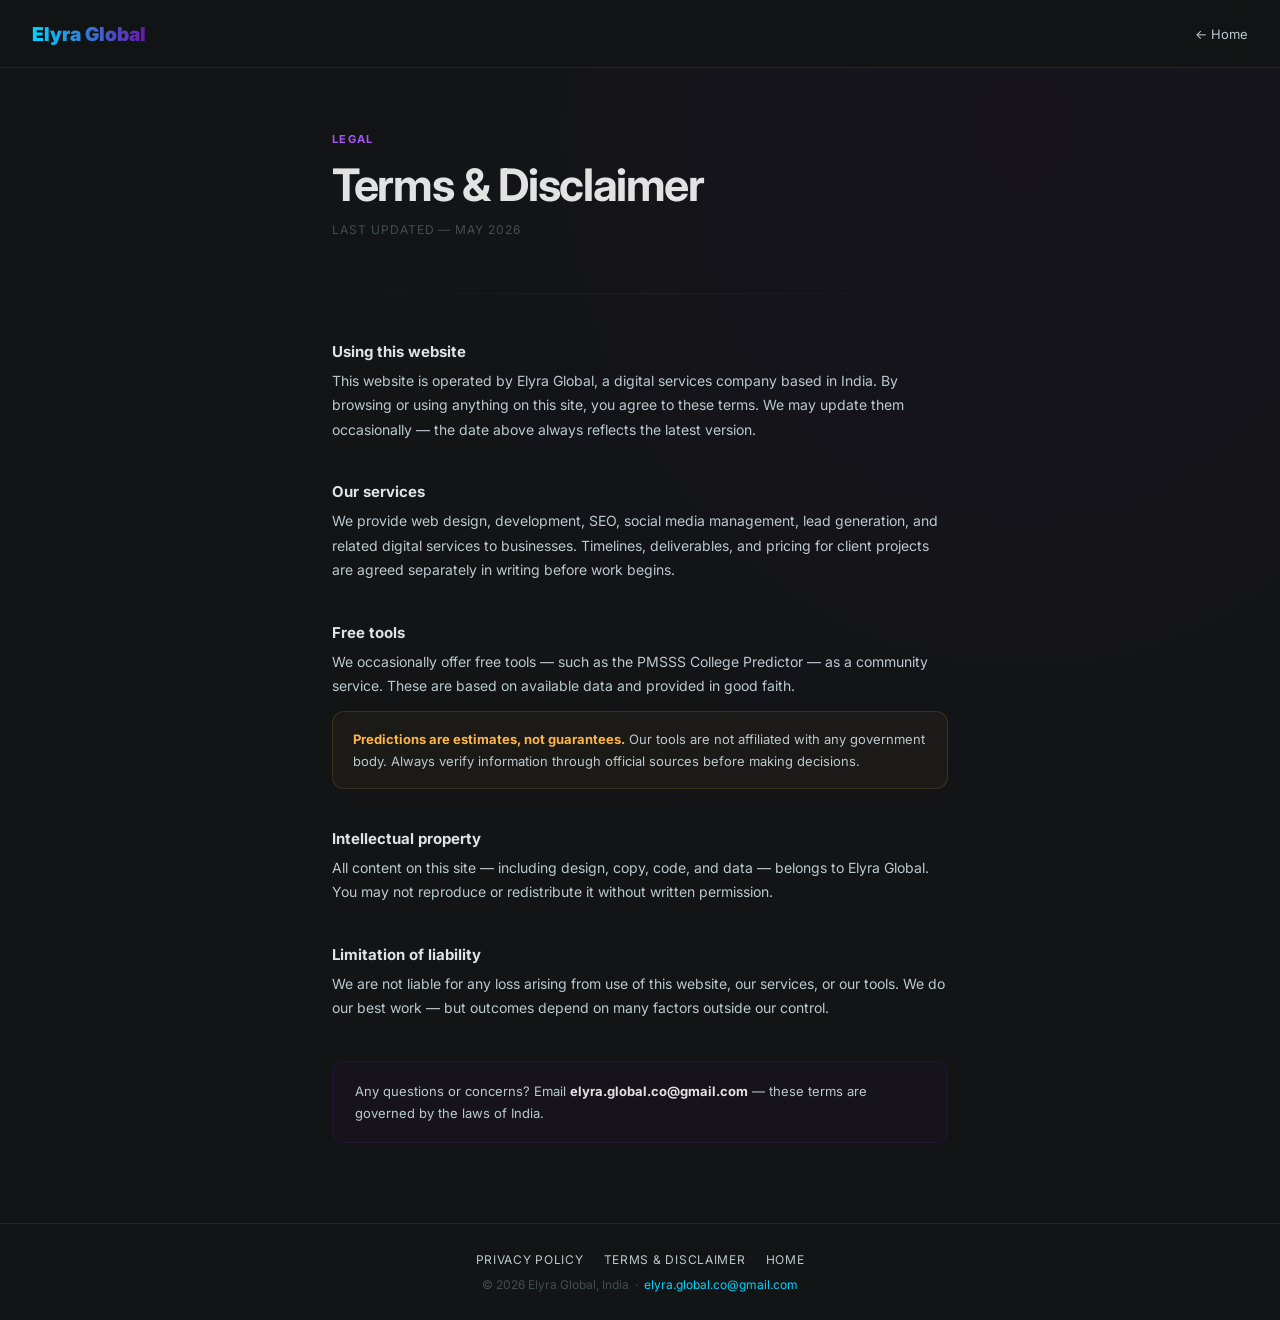
<file: terms.html>
<!DOCTYPE html>
<html lang="en">
<head>
<meta charset="utf-8"/>
<meta content="width=device-width, initial-scale=1.0, viewport-fit=cover" name="viewport"/>
<meta http-equiv="X-Content-Type-Options" content="nosniff">
<meta name="referrer" content="strict-origin-when-cross-origin">
<meta name="description" content="Elyra Global's Terms of Service and Disclaimer — plain English, no legal maze."/>
<link rel="icon" type="image/png" href="assets/brand/elyra_logo_square.png"/>
<title>Terms & Disclaimer — Elyra Global</title>
<link rel="preconnect" href="https://fonts.googleapis.com"/>
<link rel="preconnect" href="https://fonts.gstatic.com" crossorigin/>
<link href="https://fonts.googleapis.com/css2?family=Inter:wght@300;400;500;600;700;900&display=swap" rel="stylesheet"/>
<style>
  *, *::before, *::after { box-sizing: border-box; margin: 0; padding: 0; }
  html { background: #121415; color: #e2e2e3; font-family: 'Inter', sans-serif; scroll-behavior: smooth; }
  body {
    min-height: 100vh;
    background: radial-gradient(ellipse at 80% 10%, rgba(106,23,173,0.06) 0%, transparent 50%), #121415;
  }
  nav {
    position: sticky; top: 0; z-index: 50;
    background: rgba(18,20,21,0.9); backdrop-filter: blur(20px);
    border-bottom: 1px solid rgba(60,73,78,0.4);
    padding: 0 2rem; height: 68px;
    display: flex; align-items: center; justify-content: space-between;
  }
  .nav-brand {
    font-size: 1.2rem; font-weight: 900;
    background: linear-gradient(to right, #00d4ff, #6a17ad);
    -webkit-background-clip: text; -webkit-text-fill-color: transparent; background-clip: text;
    text-decoration: none;
  }
  .nav-back { font-size: 13px; color: #bbc9cf; text-decoration: none; transition: color 0.2s; }
  .nav-back:hover { color: #00d4ff; }

  .page { max-width: 680px; margin: 0 auto; padding: 64px 2rem 80px; }

  .label { font-size: 11px; font-weight: 700; letter-spacing: 0.12em; color: #a855f7; text-transform: uppercase; margin-bottom: 14px; }
  h1 { font-size: clamp(2rem, 5vw, 2.8rem); font-weight: 700; letter-spacing: -0.03em; line-height: 1.15; margin-bottom: 10px; }
  .meta { font-size: 12px; color: #85979870; text-transform: uppercase; letter-spacing: 0.08em; margin-bottom: 56px; }
  .divider { height: 1px; background: linear-gradient(to right, transparent, rgba(106,23,173,0.25), transparent); margin-bottom: 48px; }

  .section { margin-bottom: 40px; }
  .section h2 { font-size: 15px; font-weight: 700; color: #e2e2e3; margin-bottom: 8px; }
  .section p { font-size: 14px; color: #bbc9cf; line-height: 1.75; }

  .disclaimer-box {
    background: rgba(255,181,71,0.04);
    border: 1px solid rgba(255,181,71,0.15);
    border-radius: 12px;
    padding: 16px 20px;
    font-size: 13px; color: #bbc9cf; line-height: 1.7;
    margin-top: 12px;
  }
  .disclaimer-box strong { color: #ffb547; }

  .note {
    background: rgba(106,23,173,0.05);
    border: 1px solid rgba(106,23,173,0.15);
    border-radius: 12px;
    padding: 18px 22px;
    font-size: 13px; color: #bbc9cf; line-height: 1.7;
    margin-top: 40px;
  }
  .note strong { color: #e2e2e3; }

  footer {
    border-top: 1px solid rgba(60,73,78,0.35);
    padding: 28px 2rem; text-align: center;
    display: flex; flex-direction: column; align-items: center; gap: 10px;
  }
  .footer-links { display: flex; gap: 20px; flex-wrap: wrap; justify-content: center; }
  .footer-links a { font-size: 12px; color: #bbc9cf; text-decoration: none; text-transform: uppercase; letter-spacing: 0.06em; }
  .footer-links a:hover { color: #00d4ff; }
  footer p { font-size: 12px; color: #85979870; }
  footer a { color: #00d4ff; text-decoration: none; }
</style>
</head>
<body>

<nav>
  <a href="index.html" class="nav-brand">Elyra Global</a>
  <a href="index.html" class="nav-back">← Home</a>
</nav>

<div class="page">
  <div class="label">Legal</div>
  <h1>Terms &amp; Disclaimer</h1>
  <p class="meta">Last updated — May 2026</p>

  <div class="divider"></div>

  <div class="section">
    <h2>Using this website</h2>
    <p>This website is operated by Elyra Global, a digital services company based in India. By browsing or using anything on this site, you agree to these terms. We may update them occasionally — the date above always reflects the latest version.</p>
  </div>

  <div class="section">
    <h2>Our services</h2>
    <p>We provide web design, development, SEO, social media management, lead generation, and related digital services to businesses. Timelines, deliverables, and pricing for client projects are agreed separately in writing before work begins.</p>
  </div>

  <div class="section">
    <h2>Free tools</h2>
    <p>We occasionally offer free tools — such as the PMSSS College Predictor — as a community service. These are based on available data and provided in good faith.</p>
    <div class="disclaimer-box">
      <strong>Predictions are estimates, not guarantees.</strong> Our tools are not affiliated with any government body. Always verify information through official sources before making decisions.
    </div>
  </div>

  <div class="section">
    <h2>Intellectual property</h2>
    <p>All content on this site — including design, copy, code, and data — belongs to Elyra Global. You may not reproduce or redistribute it without written permission.</p>
  </div>

  <div class="section">
    <h2>Limitation of liability</h2>
    <p>We are not liable for any loss arising from use of this website, our services, or our tools. We do our best work — but outcomes depend on many factors outside our control.</p>
  </div>

  <div class="note">
    Any questions or concerns? Email <strong>elyra.global.co@gmail.com</strong> — these terms are governed by the laws of India.
  </div>
</div>

<footer>
  <div class="footer-links">
    <a href="privacy-policy.html">Privacy Policy</a>
    <a href="terms.html">Terms & Disclaimer</a>
    <a href="index.html">Home</a>
  </div>
  <p>© <script>document.write(new Date().getFullYear())</script> Elyra Global, India &nbsp;·&nbsp; <a href="mailto:elyra.global.co@gmail.com">elyra.global.co@gmail.com</a></p>
</footer>

</body>
</html>
</file>
